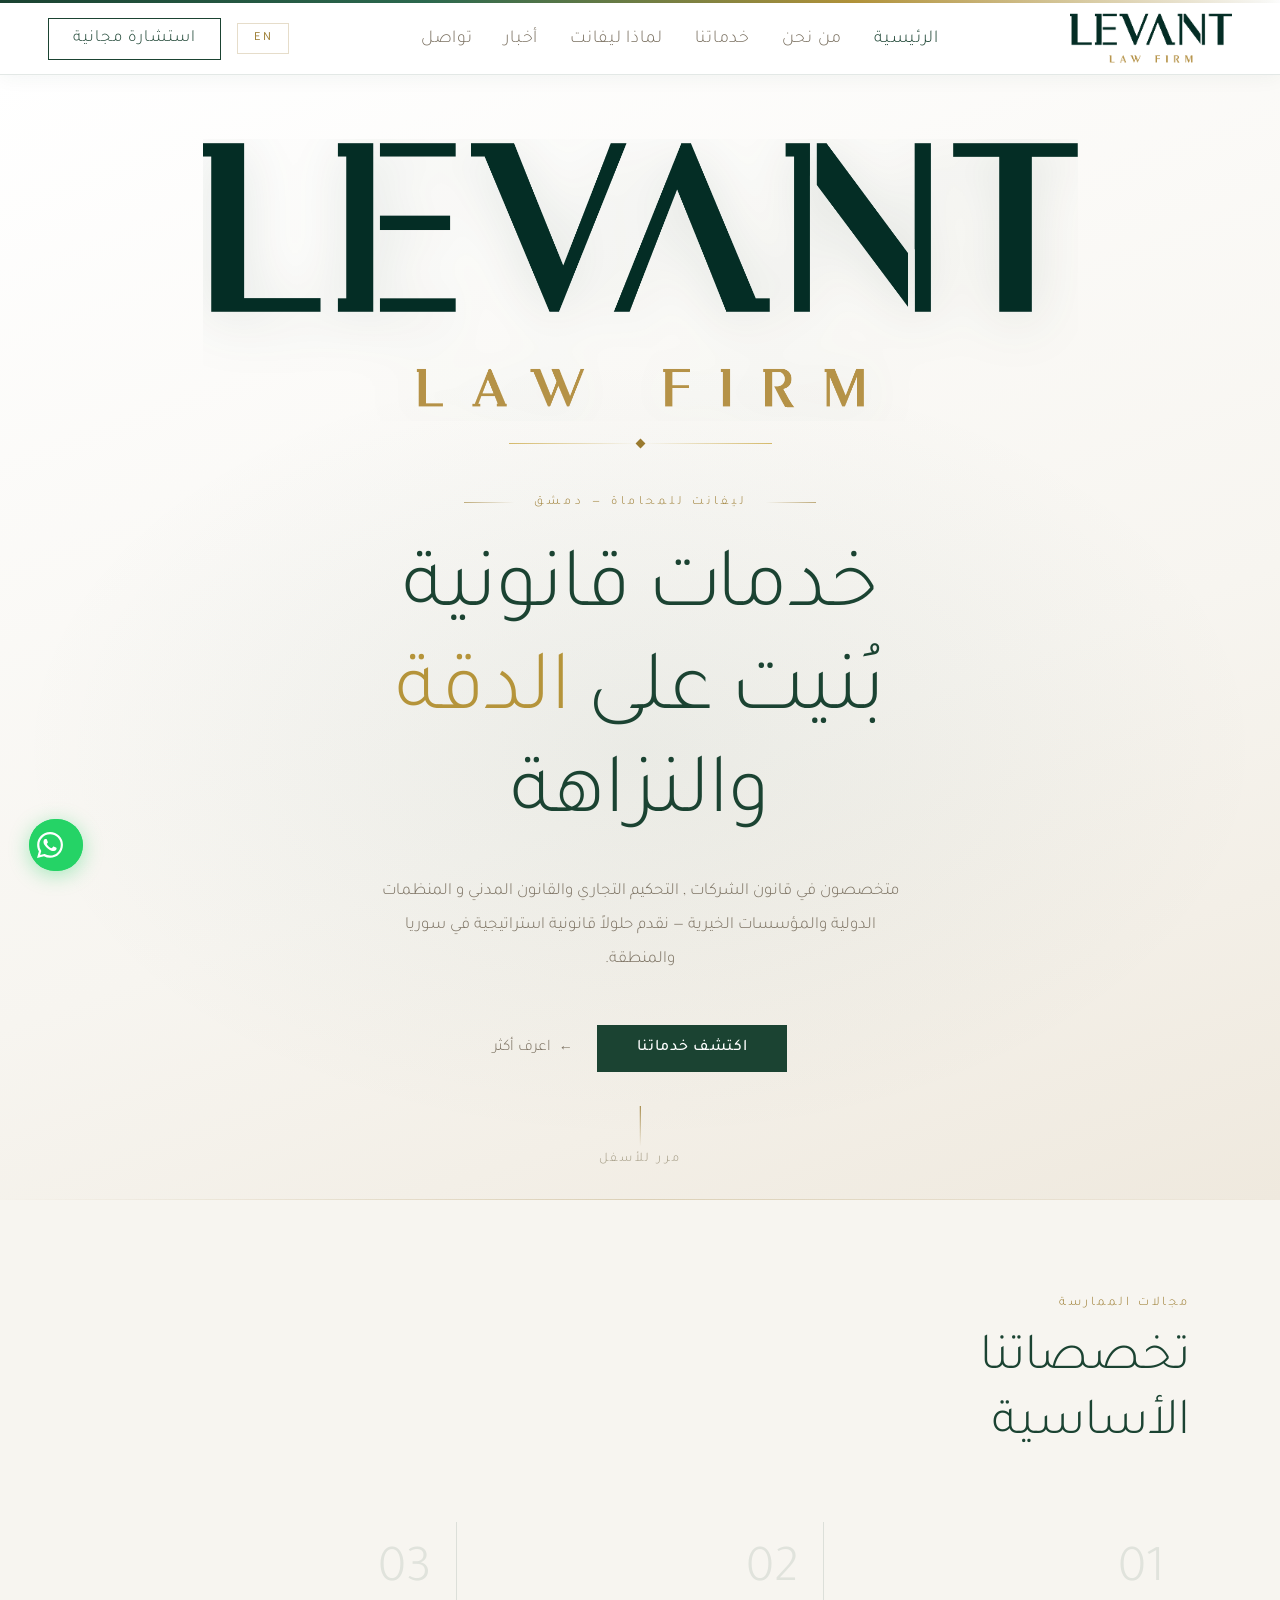
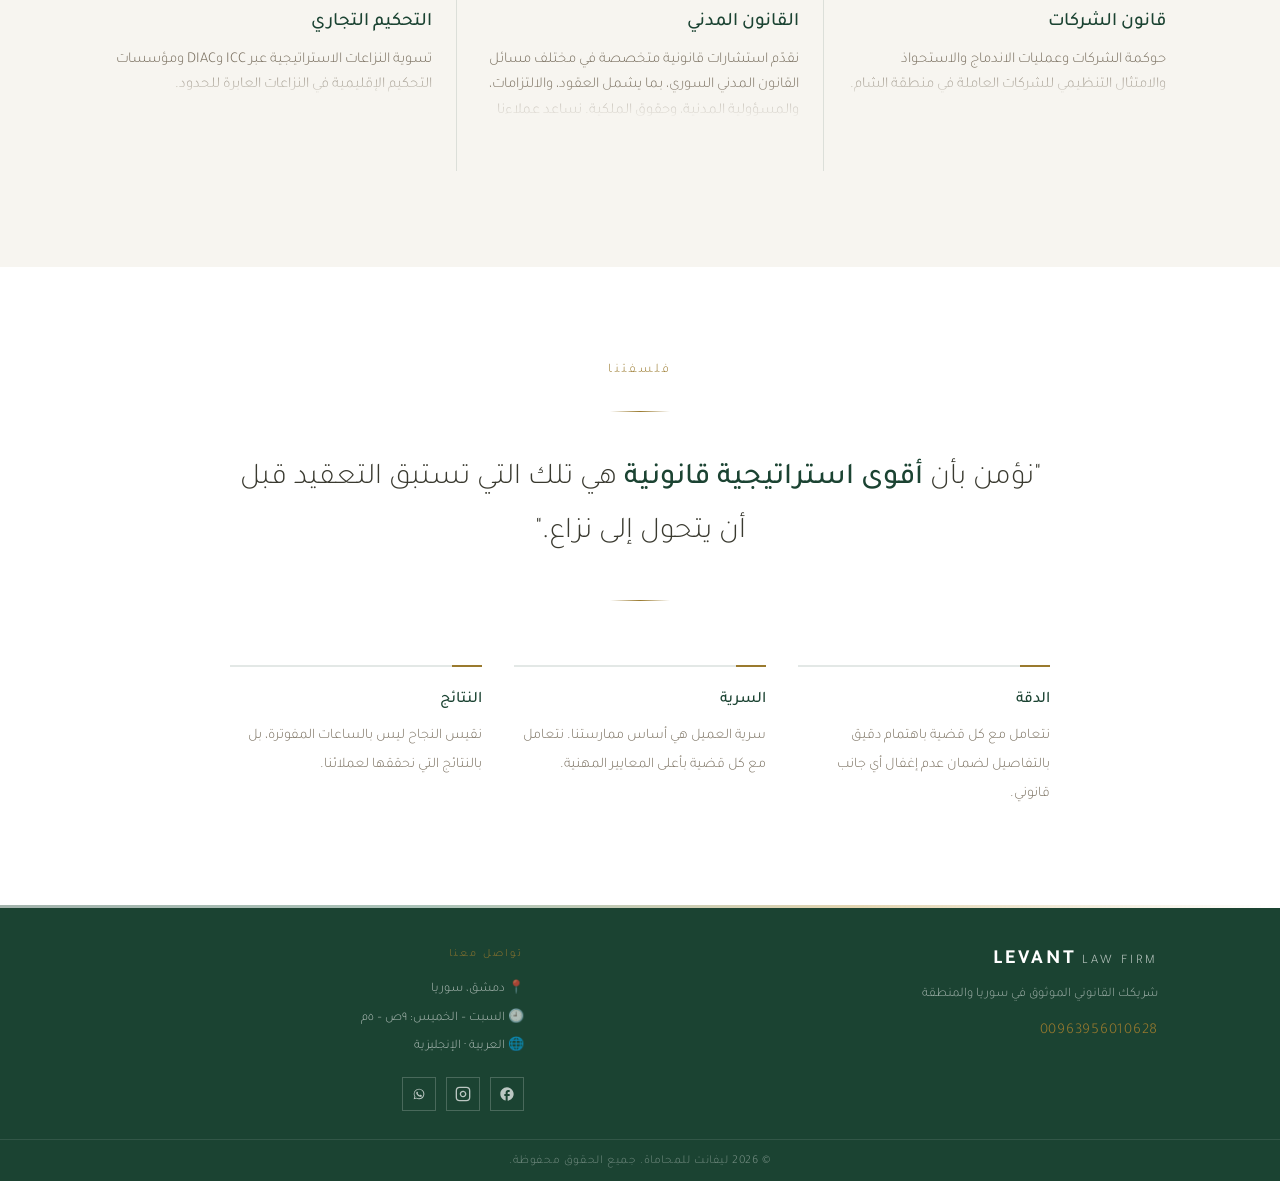
<file: index.html>
<!DOCTYPE html>
<html lang="ar" dir="rtl" data-lang="ar">
<head>
  <!-- Google tag (gtag.js) -->
  <script async src="https://www.googletagmanager.com/gtag/js?id=G-BDRZQ44QG5"></script>
  <script>
    window.dataLayer = window.dataLayer || [];
    function gtag(){dataLayer.push(arguments);}
    gtag('js', new Date());
    gtag('config', 'G-BDRZQ44QG5');
  </script>

  <meta charset="UTF-8">
  <meta name="viewport" content="width=device-width, initial-scale=1.0">
  <title>Levant Law Firm | ليفانت للمحاماة</title>
  <meta name="description" content="Levant Law Firm — Specialists in International Organizations, Commercial Arbitration & Corporate Law in Damascus, Syria.">
  <meta property="og:type" content="website">
  <meta property="og:title" content="Levant Law Firm | ليفانت للمحاماة">
  <meta property="og:description" content="Specialists in International Organizations, Commercial Arbitration & Corporate Law in Damascus, Syria.">
  <meta property="og:image" content="Artboard 1.png">
  <meta property="og:locale" content="ar_SY">
  <meta property="og:locale:alternate" content="en_US">
  <meta name="twitter:card" content="summary_large_image">
  <meta name="twitter:title" content="Levant Law Firm | ليفانت للمحاماة">
  <meta name="twitter:image" content="Artboard 1.png">
  <link rel="icon" type="image/x-icon" href="favicon.ico">
  <link rel="icon" type="image/png" sizes="32x32" href="TAP.png">
  <link rel="apple-touch-icon" sizes="180x180" href="apple-touch-icon.png">
  <link rel="preconnect" href="https://fonts.googleapis.com">
  <link rel="preconnect" href="https://fonts.gstatic.com" crossorigin>
  <link href="https://fonts.googleapis.com/css2?family=Source+Sans+3:ital,wght@0,200..900;1,200..900&family=Tajawal:wght@300;400;500;700&display=swap" rel="stylesheet">
  <link rel="stylesheet" href="style.css">
</head>
<body>

<div class="green-bar"></div>

<!-- ===== NAV ===== -->
<nav id="mainNav">
  <div class="logo">
    <a href="#" data-page="home" style="display:block;line-height:0;">
      <img src="PNG.png" alt="Levant Law Firm">
    </a>
  </div>

  <ul class="nav-links">
    <li><a href="#" class="nav-link active" data-page="home"><span data-ar="الرئيسية" data-en="Home"></span></a></li>
    <li><a href="#" class="nav-link" data-page="about"><span data-ar="من نحن" data-en="About"></span></a></li>
    <li><a href="#" class="nav-link" data-page="services"><span data-ar="خدماتنا" data-en="Services"></span></a></li>
    <li><a href="#" class="nav-link" data-page="team"><span data-ar="لماذا ليفانت" data-en="Why Levant"></span></a></li>
    <li><a href="#" class="nav-link" data-page="news"><span data-ar="أخبار" data-en="News"></span></a></li>
    <li><a href="#" class="nav-link" data-page="contact"><span data-ar="تواصل" data-en="Contact"></span></a></li>
  </ul>

  <div class="nav-right-group">
    <button class="lang-toggle" id="langToggle" onclick="toggleLang()">
      <span class="lang-ar">EN</span>
      <span class="lang-en">ع</span>
    </button>
    <a href="#" class="nav-cta" data-page="contact">
      <span data-ar="استشارة مجانية" data-en="Free Consultation"></span>
    </a>
  </div>

  <div class="nav-toggle" id="navToggle" onclick="toggleMobile()">
    <span></span><span></span><span></span>
  </div>
</nav>

<!-- Mobile Menu -->
<div class="nav-mobile" id="navMobile">
  <button class="nav-mobile-close" onclick="toggleMobile()" aria-label="Close menu">✕</button>
  <a href="#" data-page="home"><span data-ar="الرئيسية" data-en="Home"></span></a>
  <a href="#" data-page="about"><span data-ar="من نحن" data-en="About"></span></a>
  <a href="#" data-page="services"><span data-ar="خدماتنا" data-en="Services"></span></a>
  <a href="#" data-page="team"><span data-ar="لماذا ليفانت" data-en="Why Levant"></span></a>
  <a href="#" data-page="news"><span data-ar="أخبار" data-en="News"></span></a>
  <a href="#" data-page="contact"><span data-ar="تواصل" data-en="Contact"></span></a>
  <a href="#" class="mob-cta" data-page="contact"><span data-ar="استشارة مجانية" data-en="Free Consultation"></span></a>
  <button class="lang-toggle-mob" onclick="toggleLang()">
    <span class="lang-ar">Switch to English</span>
    <span class="lang-en">التبديل للعربية</span>
  </button>
</div>


<!-- ============================================================
     HOME PAGE
     ============================================================ -->
<div id="page-home" class="page active">

  <!-- Hero -->
  <section class="hero">
    <div class="hero-logo-wrap">
      <div class="logo-reveal-mask">
        <img src="PNG.png" alt="Levant Law Firm" class="hero-logo">
      </div>
      <div class="logo-ornament">
        <span class="logo-line-left"></span>
        <span class="logo-diamond"></span>
        <span class="logo-line-right"></span>
      </div>
    </div>
    <div class="hero-eyebrow animate-fade-up" style="animation-delay:0.2s">
      <span data-ar="ليفانت للمحاماة — دمشق" data-en="Levant Law Firm — Damascus"></span>
    </div>
    <h1 class="hero-title animate-fade-up" style="animation-delay:0.35s">
      <span data-ar="خدمات قانونية<br>بُنيت على <em>الدقة</em><br>والنزاهة" data-en="Legal Services<br>Built on <em>Precision</em><br>& Integrity"></span>
    </h1>
    <p class="hero-sub animate-fade-up" style="animation-delay:0.5s">
      <span data-ar="متخصصون في قانون الشركات , التحكيم التجاري والقانون المدني و المنظمات الدولية والمؤسسات الخيرية — نقدم حلولاً قانونية استراتيجية في سوريا والمنطقة." data-en="Specialists in corporate law, commercial arbitration, civil law, international organizations and charities — we provide strategic legal solutions in Syria and the region."></span>
    </p>
    <div class="hero-btns animate-fade-up" style="animation-delay:0.65s">
      <a href="#" class="btn-primary" data-page="services"><span data-ar="اكتشف خدماتنا" data-en="Our Services"></span></a>
      <a href="#" class="btn-ghost" data-page="about"><span data-ar="اعرف أكثر" data-en="Learn More"></span></a>
    </div>
    <div class="hero-scroll">
      <div class="scroll-line"></div>
      <span data-ar="مرر للأسفل" data-en="Scroll Down"></span>
    </div>
  </section>



  <!-- Services Preview -->
  <section class="section services-bg">
    <div class="services-inner">
      <div class="services-header">
        <span class="section-label"><span data-ar="مجالات الممارسة" data-en="Practice Areas"></span></span>
        <h2 class="section-title"><span data-ar="تخصصاتنا<br>الأساسية" data-en="Our Core<br>Specialisations"></span></h2>
      </div>
      <div class="services-grid">
        <div class="service-card stagger-in" style="--i:0">
          <div class="service-num">01</div>
          <div class="service-name"><span data-ar="قانون الشركات" data-en="Corporate Law"></span></div>
          <div class="service-desc"><span data-ar="حوكمة الشركات وعمليات الاندماج والاستحواذ والامتثال التنظيمي للشركات العاملة في منطقة الشام." data-en="Corporate governance, mergers & acquisitions and regulatory compliance for businesses operating in the Levant region."></span></div>
          <button class="service-link" data-page="services"><span data-ar="اعرف أكثر ←" data-en="Learn More →"></span></button>
        </div>
        <div class="service-card stagger-in" style="--i:1">
          <div class="service-num">02</div>
          <div class="service-name"><span data-ar="القانون المدني" data-en="Civil Law"></span></div>
          <div class="service-desc"><span data-ar="نقدّم استشارات قانونية متخصصة في مختلف مسائل القانون المدني السوري، بما يشمل العقود، والالتزامات، والمسؤولية المدنية، وحقوق الملكية. نساعد عملاءنا على حماية حقوقهم وتسوية النزاعات القانونية بكفاءة، مع تقديم حلول قانونية دقيقة تتوافق مع التشريعات السورية النافذة." data-en="We provide specialized legal services in all areas of Syrian Civil Law, including contracts, obligations, civil liability, and property rights. Our team assists clients in protecting their legal interests, resolving disputes efficiently, and delivering practical legal solutions in accordance with applicable Syrian legislation."></span></div>
          <button class="service-link" data-page="services"><span data-ar="اعرف أكثر ←" data-en="Learn More →"></span></button>
        </div>
        <div class="service-card stagger-in" style="--i:2">
          <div class="service-num">03</div>
          <div class="service-name"><span data-ar="التحكيم التجاري" data-en="Commercial Arbitration"></span></div>
          <div class="service-desc"><span data-ar="تسوية النزاعات الاستراتيجية عبر ICC وDIAC ومؤسسات التحكيم الإقليمية في النزاعات العابرة للحدود." data-en="Strategic dispute resolution through ICC, DIAC and regional arbitration institutions for cross-border disputes."></span></div>
          <button class="service-link" data-page="services"><span data-ar="اعرف أكثر ←" data-en="Learn More →"></span></button>
        </div>
      </div>
    </div>
  </section>

  <!-- Philosophy -->
  <section class="section">
    <div class="approach-inner">
      <span class="section-label"><span data-ar="فلسفتنا" data-en="Our Philosophy"></span></span>
      <div class="divider"></div>
      <p class="approach-quote animate-reveal">
        <span data-ar='"نؤمن بأن <strong>أقوى استراتيجية قانونية</strong> هي تلك التي تستبق التعقيد قبل أن يتحول إلى نزاع."' data-en='"We believe the <strong>strongest legal strategy</strong> is one that anticipates complexity before it becomes a dispute."'></span>
      </p>
      <div class="divider"></div>
      <div class="pillars">
        <div class="pillar stagger-in" style="--i:0">
          <div class="pillar-title"><span data-ar="الدقة" data-en="Precision"></span></div>
          <div class="pillar-text"><span data-ar="نتعامل مع كل قضية باهتمام دقيق بالتفاصيل لضمان عدم إغفال أي جانب قانوني." data-en="We approach every case with meticulous attention to detail, ensuring no legal dimension is overlooked."></span></div>
        </div>
        <div class="pillar stagger-in" style="--i:1">
          <div class="pillar-title"><span data-ar="السرية" data-en="Confidentiality"></span></div>
          <div class="pillar-text"><span data-ar="سرية العميل هي أساس ممارستنا. نتعامل مع كل قضية بأعلى المعايير المهنية." data-en="Client confidentiality is the foundation of our practice. We handle every matter to the highest professional standards."></span></div>
        </div>
        <div class="pillar stagger-in" style="--i:2">
          <div class="pillar-title"><span data-ar="النتائج" data-en="Results"></span></div>
          <div class="pillar-text"><span data-ar="نقيس النجاح ليس بالساعات المفوترة، بل بالنتائج التي نحققها لعملائنا." data-en="We measure success not by hours billed, but by the outcomes we secure for our clients."></span></div>
        </div>
      </div>
    </div>
  </section>

</div><!-- /page-home -->


<!-- ============================================================
     ABOUT PAGE
     ============================================================ -->
<div id="page-about" class="page">

  <section class="section">
    <div class="about">
      <div>
        <span class="section-label"><span data-ar="من نحن" data-en="About Us"></span></span>
        <h2 class="section-title"><span data-ar="إرث من التميز القانوني في دمشق" data-en="A Legacy of Legal Excellence in Damascus"></span></h2>
        <div class="about-text">
          <p><span data-ar="تقف ليفانت للمحاماة عند تقاطع الخبرة الإقليمية العميقة والمعايير القانونية الدولية. نخدم عملاءنا في البيئات التجارية المعقدة بدقة واحترافية ونزاهة مهنية لا تتزعزع." data-en="Levant Law Firm stands at the intersection of deep regional expertise and international legal standards. We serve clients navigating complex commercial environments with precision, professionalism and unwavering integrity."></span></p>
          <p><span data-ar="يضم فريقنا عقوداً من الخبرة المشتركة في تقديم المشورة للشركات والمنظمات متعددة الأطراف والعملاء المؤسسيين في مجالات التحكيم وحوكمة الشركات." data-en="Our team combines decades of shared experience advising corporations, multilateral organisations and institutional clients across arbitration and corporate governance."></span></p>
          <p><span data-ar="نؤمن بأن الممارسة القانونية الحقيقية تتجاوز النصوص — إنها فهم عميق للسياق الإنساني والتجاري لكل قضية." data-en="We believe true legal practice goes beyond texts — it is a deep understanding of the human and commercial context of every case."></span></p>
        </div>
      </div>
      <div class="about-visual">
        <img src="Artboard 1.png" alt="Levant Law Firm" class="about-visual-img">
      </div>
    </div>
  </section>

  <section class="section services-bg">
    <div style="max-width:800px;margin:0 auto;text-align:center">
      <span class="section-label"><span data-ar="قيمنا" data-en="Our Values"></span></span>
      <h2 class="section-title"><span data-ar="مبادئ تُشكّل كل قرار" data-en="Principles That Shape Every Decision"></span></h2>
      <p style="font-size:16px;color:var(--muted);line-height:2;margin-top:1.5rem">
        <span data-ar="نحن لسنا مجرد مستشارين قانونيين — نحن شركاء استراتيجيون يضعون مصالح عملائنا في صميم كل عمل نقوم به. نؤمن بأن القانون أداة للتمكين، وأن المعرفة القانونية حق للجميع." data-en="We are not merely legal advisors — we are strategic partners who place our clients' interests at the heart of everything we do. We believe law is a tool for empowerment, and that legal knowledge is a right for all."></span>
      </p>
    </div>
  </section>

</div><!-- /page-about -->


<!-- ============================================================
     SERVICES PAGE
     ============================================================ -->
<div id="page-services" class="page">

  <section class="section">
    <div class="services-inner">
      <div class="services-header" style="text-align:center">
        <span class="section-label"><span data-ar="خدماتنا" data-en="Our Services"></span></span>
        <h2 class="section-title"><span data-ar="مجالات الممارسة القانونية" data-en="Legal Practice Areas"></span></h2>
      </div>
      <div class="services-grid services-grid-full">
        <div class="service-card stagger-in" style="--i:0">
          <div class="service-num">01</div>
          <div class="service-name"><span data-ar="قانون الشركات" data-en="Corporate Law"></span></div>
          <div class="service-desc"><span data-ar="حوكمة الشركات وعمليات الاندماج والاستحواذ والامتثال التنظيمي للشركات العاملة في منطقة الشام." data-en="Corporate governance, mergers & acquisitions and regulatory compliance for businesses operating in the Levant region."></span></div>
          <button class="service-link read-more-btn" onclick="toggleReadMore(this)"><span data-ar="اقرأ المزيد ↓" data-en="Read More ↓"></span></button>
        </div>
        <div class="service-card stagger-in" style="--i:1">
          <div class="service-num">02</div>
          <div class="service-name"><span data-ar="القانون المدني" data-en="Civil Law"></span></div>
          <div class="service-desc"><span data-ar="نقدّم استشارات قانونية متخصصة في مختلف مسائل القانون المدني السوري، بما يشمل العقود، والالتزامات، والمسؤولية المدنية، وحقوق الملكية. نساعد عملاءنا على حماية حقوقهم وتسوية النزاعات القانونية بكفاءة، مع تقديم حلول قانونية دقيقة تتوافق مع التشريعات السورية النافذة." data-en="We provide specialized legal services in all areas of Syrian Civil Law, including contracts, obligations, civil liability, and property rights. Our team assists clients in protecting their legal interests, resolving disputes efficiently, and delivering practical legal solutions in accordance with applicable Syrian legislation."></span></div>
          <button class="service-link read-more-btn" onclick="toggleReadMore(this)"><span data-ar="اقرأ المزيد ↓" data-en="Read More ↓"></span></button>
        </div>
        <div class="service-card stagger-in" style="--i:2">
          <div class="service-num">03</div>
          <div class="service-name"><span data-ar="التحكيم التجاري" data-en="Commercial Arbitration"></span></div>
          <div class="service-desc"><span data-ar="تسوية النزاعات الاستراتيجية عبر ICC وDIAC ومؤسسات التحكيم الإقليمية في النزاعات العابرة للحدود." data-en="Strategic dispute resolution through ICC, DIAC and regional arbitration institutions for cross-border disputes."></span></div>
          <button class="service-link read-more-btn" onclick="toggleReadMore(this)"><span data-ar="اقرأ المزيد ↓" data-en="Read More ↓"></span></button>
        </div>
        <div class="service-card stagger-in" style="--i:3">
          <div class="service-num">04</div>
          <div class="service-name"><span data-ar="القانون الجمركي" data-en="Customs Law"></span></div>
          <div class="service-desc"><span data-ar="نقدّم خدمات قانونية متخصصة في مجال القانون الجمركي السوري، تشمل قضايا الاستيراد والتصدير، والامتثال للأنظمة الجمركية، وتسوية المنازعات الجمركية، ومتابعة الإجراءات الإدارية ذات الصلة. نساعد عملاءنا على حماية مصالحهم التجارية وضمان الالتزام بالتشريعات والأنظمة الجمركية النافذة في الجمهورية العربية السورية.." data-en="We provide legal assistance in matters related to Syrian Customs Law, including import and export regulations, customs compliance, customs disputes, and administrative procedures. Our team helps clients navigate customs requirements, protect their commercial interests, and ensure compliance with applicable customs legislation and regulations in Syria."></span></div>
          <button class="service-link read-more-btn" onclick="toggleReadMore(this)"><span data-ar="اقرأ المزيد ↓" data-en="Read More ↓"></span></button>
        </div>
        <div class="service-card stagger-in" style="--i:4">
          <div class="service-num">05</div>
          <div class="service-name"><span data-ar="قانون الأحوال الشخصية" data-en="Personal Status Law"></span></div>
          <div class="service-desc"><span data-ar="نقدّم خدمات قانونية متخصصة في قضايا الأحوال الشخصية وفق التشريعات السورية، بما يشمل الزواج والطلاق والنفقة والحضانة والوصاية والميراث. نحرص على تقديم استشارات قانونية دقيقة وتمثيل فعّال يضمن حماية حقوق عملائنا وتحقيق أفضل النتائج القانونية الممكنة.." data-en="We provide specialized legal services in matters related to Syrian Personal Status Law, including marriage, divorce, alimony, child custody, guardianship, and inheritance. Our team is committed to delivering accurate legal advice and effective representation to protect our clients' rights and achieve the best possible legal outcomes."></span></div>
          <button class="service-link read-more-btn" onclick="toggleReadMore(this)"><span data-ar="اقرأ المزيد ↓" data-en="Read More ↓"></span></button>
        </div>
        <div class="service-card stagger-in" style="--i:5">
          <div class="service-num">06</div>
          <div class="service-name"><span data-ar="القانون الإداري" data-en="Administrative Law"></span></div>
          <div class="service-desc"><span data-ar="نقدّم خدمات قانونية متخصصة في مجال القانون الإداري، تشمل المنازعات الإدارية، والطعن في القرارات الإدارية، والعقود الإدارية، وقضايا الموظفين في القطاع العام. نساعد عملاءنا على حماية حقوقهم أمام الجهات الإدارية والقضائية من خلال استشارات قانونية دقيقة وتمثيل قانوني فعّال." data-en="We provide specialized legal services in Administrative Law, including administrative disputes, challenges to administrative decisions, public contracts, and public sector employment matters. Our team assists clients in protecting their rights before administrative authorities and courts through strategic legal advice and effective representation."></span></div>
          <button class="service-link read-more-btn" onclick="toggleReadMore(this)"><span data-ar="اقرأ المزيد ↓" data-en="Read More ↓"></span></button>
        </div>
           <div class="service-card stagger-in" style="--i:6">
          <div class="service-num">07</div>
          <div class="service-name"><span data-ar="المنظمات الدولية" data-en="International Organizations"></span></div>
          <div class="service-desc"><span data-ar="خدمات استشارية وتمثيلية للهيئات متعددة الأطراف والمنظمات غير الحكومية و المؤسسات الخيرية غير الربحية." data-en="Advisory and legal representation services for multilateral organizations, non-governmental organizations (NGOs), and non-profit charitable institutions."></span></div>
          <button class="service-link read-more-btn" onclick="toggleReadMore(this)"><span data-ar="اقرأ المزيد ↓" data-en="Read More ↓"></span></button>
        </div>
           <div class="service-card stagger-in" style="--i:7">
          <div class="service-num">08</div>
          <div class="service-name"><span data-ar="العقارات والاستثمار" data-en="Real Estate and Investment"></span></div>
          <div class="service-desc"><span data-ar="الاستشارات القانونية في صفقات العقارات والاستثمارات العقارية وتوثيق العقود وتسوية النزاعات المتعلقة بالملكية" data-en="Legal advisory services for real estate transactions and property investments, including contract drafting and authentication, as well as the resolution of ownership-related disputes."></span></div>
          <button class="service-link read-more-btn" onclick="toggleReadMore(this)"><span data-ar="اقرأ المزيد ↓" data-en="Read More ↓"></span></button>
        </div>
           <div class="service-card stagger-in" style="--i:8">
          <div class="service-num">09</div>
          <div class="service-name"><span data-ar="الاستشارات القانونية الدولية" data-en="International Legal Consulting"></span></div>
          <div class="service-desc"><span data-ar="تقديم الرأي القانوني للشركات والأفراد في القضايا العابرة للحدود، وتفسير المعاهدات والاتفاقيات الدولية ذات الصلة بنشاطهم." data-en="Providing legal opinions and advisory services to companies and individuals in cross-border matters, including the interpretation of international treaties and agreements relevant to their activities."></span></div>
          <button class="service-link read-more-btn" onclick="toggleReadMore(this)"><span data-ar="اقرأ المزيد ↓" data-en="Read More ↓"></span></button>
        </div>
        
      </div>
    </div>
  </section>

</div><!-- /page-services -->


<!-- ============================================================
     Why Levant
     ============================================================ -->
<div id="page-team" class="page">

  <!-- Hero banner -->
  <section class="why-hero">
    <div class="why-hero-inner">
      <span class="section-label"><span data-ar="لماذا نحن" data-en="Why Us"></span></span>
      <h2 class="section-title"><span data-ar="لماذا تختار ليفانت؟" data-en="Why Choose Levant?"></span></h2>
      <p class="why-hero-sub"><span data-ar="في عالم قانوني معقد، نحن نقدّم أكثر من مجرد استشارة — نقدّم شراكة حقيقية مبنية على الثقة والكفاءة والنتائج." data-en="In a complex legal world, we offer more than advice — we offer a true partnership built on trust, competence, and results."></span></p>
    </div>
  </section>

  <!-- المميزات الست -->
  <section class="section why-grid-section">
    <div class="why-grid">

      <div class="why-card stagger-in" style="--i:0">
        <div class="why-icon">⚖</div>
        <div class="why-title"><span data-ar="خبرة قانونية متخصصة" data-en="Specialised Legal Expertise"></span></div>
        <div class="why-desc"><span data-ar="فريقنا متخصص في مجالات دقيقة كالتحكيم الدولي وقانون الشركات والقانون المدني السوري — لا نتعامل مع القانون بشكل عام، بل نتقن ما نقدّمه." data-en="Our team specialises in precise fields — international arbitration, corporate law, and Syrian civil law. We don't generalise; we master what we offer."></span></div>
      </div>

      <div class="why-card stagger-in" style="--i:1">
        <div class="why-icon">🤝</div>
        <div class="why-title"><span data-ar="علاقة مبنية على الثقة" data-en="A Relationship Built on Trust"></span></div>
        <div class="why-desc"><span data-ar="نؤمن بأن العلاقة مع العميل لا تبدأ بعقد وتنتهي بحكم — بل هي شراكة مستمرة تقوم على الشفافية والوضوح في كل خطوة." data-en="We believe client relationships don't begin with a contract and end with a verdict — they are ongoing partnerships built on transparency and clarity at every step."></span></div>
      </div>

      <div class="why-card stagger-in" style="--i:2">
        <div class="why-icon">🌍</div>
        <div class="why-title"><span data-ar="رؤية محلية وبُعد دولي" data-en="Local Insight, International Reach"></span></div>
        <div class="why-desc"><span data-ar="نجمع بين المعرفة العميقة بالتشريعات السورية والخبرة في التعامل مع منظمات ومؤسسات دولية — مما يمنحنا قدرة فريدة على تقديم حلول تجمع البُعدين." data-en="We combine deep knowledge of Syrian law with experience dealing with international organisations, giving us a unique ability to bridge both worlds."></span></div>
      </div>

      <div class="why-card stagger-in" style="--i:3">
        <div class="why-icon">🔒</div>
        <div class="why-title"><span data-ar="سرية تامة وأمان مطلق" data-en="Complete Confidentiality"></span></div>
        <div class="why-desc"><span data-ar="كل ما يُشارك معنا يبقى في دائرة السرية الكاملة. نلتزم بأعلى معايير حماية المعلومات ونُدرك أن ثقة العميل لا تُقدّر بثمن." data-en="Everything shared with us remains strictly confidential. We uphold the highest standards of information protection — client trust is priceless."></span></div>
      </div>

      <div class="why-card stagger-in" style="--i:4">
        <div class="why-icon">📋</div>
        <div class="why-title"><span data-ar="وضوح في الأتعاب والإجراءات" data-en="Fee & Process Transparency"></span></div>
        <div class="why-desc"><span data-ar="لا مفاجآت في الأتعاب ولا غموض في الإجراءات. نشرح لعملائنا كل خطوة مسبقاً ونلتزم بما نتفق عليه من البداية." data-en="No hidden fees, no procedural ambiguity. We explain every step to our clients in advance and honour what we agree on from the start."></span></div>
      </div>

      <div class="why-card stagger-in" style="--i:5">
        <div class="why-icon">🏆</div>
        <div class="why-title"><span data-ar="نتائج موثوقة وملموسة" data-en="Proven, Tangible Results"></span></div>
        <div class="why-desc"><span data-ar="سجلنا يتحدث عنّا — قضايا تحكيم دولية ناجحة، عقود محكمة، ونزاعات تجارية حُسمت لصالح عملائنا بكفاءة واحترافية." data-en="Our track record speaks for itself — successful international arbitrations, airtight contracts, and commercial disputes resolved in our clients' favour."></span></div>
      </div>

    </div>
  </section>

  <!-- شريط القيم -->
  <section class="why-values-strip">
    <div class="why-values-inner">
      <div class="why-value"><span class="why-value-word" data-ar="الدقة" data-en="Precision"></span></div>
      <div class="why-value-dot">◆</div>
      <div class="why-value"><span class="why-value-word" data-ar="النزاهة" data-en="Integrity"></span></div>
      <div class="why-value-dot">◆</div>
      <div class="why-value"><span class="why-value-word" data-ar="الكفاءة" data-en="Excellence"></span></div>
      <div class="why-value-dot">◆</div>
      <div class="why-value"><span class="why-value-word" data-ar="السرية" data-en="Discretion"></span></div>
      <div class="why-value-dot">◆</div>
      <div class="why-value"><span class="why-value-word" data-ar="النتائج" data-en="Results"></span></div>
    </div>
  </section>

  <!-- CTA -->
  <section class="section why-cta-section">
    <div class="why-cta-box">
      <h3 class="why-cta-title"><span data-ar="مستعد للبدء؟" data-en="Ready to Begin?"></span></h3>
      <p class="why-cta-sub"><span data-ar="تواصل معنا اليوم لاستشارة وابدأ بخطوة واثقة نحو حل قانوني فعّال." data-en="Contact us today for a free initial consultation and take a confident first step toward an effective legal solution."></span></p>
      <a href="#" class="btn-primary" data-page="contact"><span data-ar="احجز استشارتك الآن" data-en="Book Your Consultation"></span></a>
    </div>
  </section>

</div><!-- /page-team -->


<!-- ============================================================
     NEWS PAGE
     ============================================================ -->
<div id="page-news" class="page">

  <section class="section">
    <div style="text-align:center;margin-bottom:3rem">
      <span class="section-label"><span data-ar="أخبار ومستجدات" data-en="News & Updates"></span></span>
      <h2 class="section-title"><span data-ar="آخر المستجدات القانونية" data-en="Latest Legal Developments"></span></h2>
    </div>
    <div class="news-grid">
      <div class="news-card stagger-in" style="--i:0">
        <div class="news-date">May 2026</div>
        <div class="news-title"><span data-ar="ليفانت تُمثّل عميلاً مؤسسياً في تحكيم تجاري دولي بقيمة 10 ملايين دولار" data-en="Levant Represents Institutional Client in $10M International Commercial Arbitration"></span></div>
        <div class="news-excerpt"><span data-ar="نجح فريق ليفانت للمحاماة في تسوية نزاع تحكيمي تجاري دولي بنتائج استثنائية لصالح العميل، مؤكداً مكانته الرائدة في هذا المجال." data-en="The Levant team successfully resolved an international commercial arbitration dispute with exceptional results for the client, reaffirming its leading position in this field."></span></div>
        <div class="news-read"><span data-ar="اقرأ المزيد ←" data-en="Read More →"></span></div>
      </div>
      <div class="news-card stagger-in" style="--i:1">
        <div class="news-date">April 2026</div>
        <div class="news-title"><span data-ar="الشريك الأول يشارك في مؤتمر القانون التجاري الدولي بجنيف" data-en="Senior Partner Presents at International Commercial Law Conference in Geneva"></span></div>
        <div class="news-excerpt"><span data-ar="مشاركة فعّالة لمؤسس المكتب في مؤتمر متخصص بالتحكيم الدولي، وتقديم ورقة بحثية حول تسوية النزاعات في منطقة الشرق الأوسط." data-en="The firm's founder participated actively in a specialist international arbitration conference, presenting a research paper on dispute resolution in the Middle East."></span></div>
        <div class="news-read"><span data-ar="اقرأ المزيد ←" data-en="Read More →"></span></div>
      </div>
      <div class="news-card stagger-in" style="--i:2">
        <div class="news-date">March 2026</div>
        <div class="news-title"><span data-ar="إطلاق خدمة الاستشارات الرقمية لتيسير وصول العملاء" data-en="Launch of Digital Consultation Service to Improve Client Access"></span></div>
        <div class="news-excerpt"><span data-ar="أطلق مكتب ليفانت للمحاماة منصة إلكترونية متطورة تُتيح للعملاء حجز استشارات قانونية عبر الإنترنت بسهولة ويسر." data-en="Levant Law Firm has launched a sophisticated online platform allowing clients to book legal consultations via the internet with ease and convenience."></span></div>
        <div class="news-read"><span data-ar="اقرأ المزيد ←" data-en="Read More →"></span></div>
      </div>
      <div class="news-card stagger-in" style="--i:3">
        <div class="news-date">February 2026</div>
        <div class="news-title"><span data-ar="ليفانت تُضيف تخصص قانون العقارات إلى محفظة خدماتها" data-en="Levant Adds Real Estate Law Practice to Its Service Portfolio"></span></div>
        <div class="news-excerpt"><span data-ar="توسع جديد في خدمات المكتب بإضافة قسم متخصص في القانون العقاري والاستثماري استجابةً لاحتياجات عملائه المتزايدة." data-en="A new expansion of the firm's services with the addition of a specialist real estate and investment law division in response to growing client demand."></span></div>
        <div class="news-read"><span data-ar="اقرأ المزيد ←" data-en="Read More →"></span></div>
      </div>
    </div>
  </section>

</div><!-- /page-news -->


<!-- ============================================================
     CONTACT PAGE
     ============================================================ -->
<div id="page-contact" class="page">

  <section class="section contact-bg">
    <div class="contact-inner">
      <div>
        <span class="section-label"><span data-ar="تواصل معنا" data-en="Get in Touch"></span></span>
        <h2 class="section-title"><span data-ar="اطلب<br>استشارة" data-en="Request a<br>Consultation"></span></h2>
        <div class="contact-form">
          <div class="form-field">
            <label class="form-label" for="fieldName"><span data-ar="الاسم الكامل *" data-en="Full Name *"></span></label>
            <input class="form-input" id="fieldName" type="text" data-placeholder-ar="اسمك الكامل" data-placeholder-en="Your full name" placeholder="اسمك الكامل">
          </div>
          <div class="form-field">
            <label class="form-label" for="fieldEmail"><span data-ar="البريد الإلكتروني *" data-en="Email Address *"></span></label>
            <input class="form-input" id="fieldEmail" type="email" placeholder="your@email.com">
          </div>
          <div class="form-field">
            <label class="form-label" for="fieldPhone"><span data-ar="رقم الهاتف" data-en="Phone Number"></span></label>
            <input class="form-input" id="fieldPhone" type="tel" placeholder="+963 ...">
          </div>
          <div class="form-field">
            <label class="form-label" for="fieldService"><span data-ar="مجال الاستشارة" data-en="Practice Area"></span></label>
            <select class="form-select" id="fieldService">
              <option value=""><span data-ar="اختر مجال الاستشارة" data-en="Select a practice area"></span></option>
              <option data-ar="المنظمات الدولية" data-en="International Organizations">المنظمات الدولية</option>
              <option data-ar="التحكيم التجاري" data-en="Commercial Arbitration">التحكيم التجاري</option>
              <option data-ar="قانون الشركات" data-en="Corporate Law">قانون الشركات</option>
              <option data-ar="قانون العمل" data-en="Employment Law">قانون العمل</option>
              <option data-ar="العقارات والاستثمار" data-en="Real Estate & Investment">العقارات والاستثمار</option>
              <option data-ar="الاستشارات القانونية الدولية" data-en="International Legal Consulting">الاستشارات القانونية الدولية</option>
              <option data-ar="أخرى" data-en="Other">أخرى</option>
            </select>
          </div>
          <div class="form-field">
            <label class="form-label" for="fieldMessage"><span data-ar="وصف مختصر *" data-en="Brief Description *"></span></label>
            <textarea class="form-textarea" id="fieldMessage" data-placeholder-ar="اشرح موضوع قضيتك القانونية..." data-placeholder-en="Describe your legal matter..." placeholder="اشرح موضوع قضيتك القانونية..."></textarea>
          </div>
          <button class="btn-primary" id="submitBtn" style="align-self:flex-end;margin-top:0.5rem">
            <span data-ar="إرسال الاستفسار" data-en="Send Enquiry"></span>
          </button>
        </div>
      </div>

      <div class="contact-info">
        <div class="info-block">
          <div class="info-label"><span data-ar="موقع المكتب" data-en="Office Location"></span></div>
          <div class="info-value">
            <strong>Levant Law Firm</strong>
            <span data-ar="دمشق، سوريا" data-en="Damascus, Syria"></span>
          </div>
        </div>
        <div class="info-block">
          <div class="info-label"><span data-ar="للتواصل" data-en="Contact"></span></div>
          <div class="info-value">
            <strong>info@levantlawfirm.com</strong>
            00963956010628
          </div>
        </div>
        <div class="info-block">
          <div class="info-label"><span data-ar="ساعات العمل" data-en="Office Hours"></span></div>
          <div class="info-value">
            <span data-ar="الأحد – الخميس" data-en="Sunday – Thursday"></span><br>
            <strong>9:00 AM – 6:00 PM</strong>
          </div>
        </div>
        <div class="info-block">
          <div class="info-label"><span data-ar="لغات العمل" data-en="Working Languages"></span></div>
          <div class="info-value"><span data-ar="العربية · الإنجليزية" data-en="Arabic · English"></span></div>
        </div>
        <div class="info-block">
          <div class="info-label"><span data-ar="تابعنا على" data-en="Follow Us"></span></div>
          <div class="social-links">

            <!-- ✏️ FACEBOOK: ضع رابط صفحتك هنا -->
            <a href="https://www.facebook.com/share/1JF1FMvL7A/?mibextid=wwXIfr" class="social-btn social-fb" aria-label="Facebook" target="_blank" rel="noopener">
              <svg viewBox="0 0 24 24" fill="currentColor"><path d="M18 2h-3a5 5 0 0 0-5 5v3H7v4h3v8h4v-8h3l1-4h-4V7a1 1 0 0 1 1-1h3z"/></svg>
              <span>Facebook</span>
            </a>

            <!-- ✏️ INSTAGRAM: ضع رابط حسابك هنا -->
            <a href="https://www.instagram.com/levantlawfirm?igsh=cGI0bWMyNGQ0ZnE3" class="social-btn social-ig" aria-label="Instagram" target="_blank" rel="noopener">
              <svg viewBox="0 0 24 24" fill="none" stroke="currentColor" stroke-width="2" stroke-linecap="round" stroke-linejoin="round"><rect x="2" y="2" width="20" height="20" rx="5" ry="5"/><path d="M16 11.37A4 4 0 1 1 12.63 8 4 4 0 0 1 16 11.37z"/><line x1="17.5" y1="6.5" x2="17.51" y2="6.5"/></svg>
              <span>Instagram</span>
            </a>

            <!-- ✏️ WHATSAPP: ضع رقمك هنا (مع رمز الدولة بدون +) -->
            <a href="https://wa.me/+963956010628" class="social-btn social-wa" aria-label="WhatsApp" target="_blank" rel="noopener">
              <svg viewBox="0 0 24 24" fill="currentColor"><path d="M17.472 14.382c-.297-.149-1.758-.867-2.03-.967-.273-.099-.471-.148-.67.15-.197.297-.767.966-.94 1.164-.173.199-.347.223-.644.075-.297-.15-1.255-.463-2.39-1.475-.883-.788-1.48-1.761-1.653-2.059-.173-.297-.018-.458.13-.606.134-.133.298-.347.446-.52.149-.174.198-.298.298-.497.099-.198.05-.371-.025-.52-.075-.149-.669-1.612-.916-2.207-.242-.579-.487-.5-.669-.51-.173-.008-.371-.01-.57-.01-.198 0-.52.074-.792.372-.272.297-1.04 1.016-1.04 2.479 0 1.462 1.065 2.875 1.213 3.074.149.198 2.096 3.2 5.077 4.487.709.306 1.262.489 1.694.625.712.227 1.36.195 1.871.118.571-.085 1.758-.719 2.006-1.413.248-.694.248-1.289.173-1.413-.074-.124-.272-.198-.57-.347m-5.421 7.403h-.004a9.87 9.87 0 0 1-5.031-1.378l-.361-.214-3.741.982.998-3.648-.235-.374a9.86 9.86 0 0 1-1.51-5.26c.001-5.45 4.436-9.884 9.888-9.884 2.64 0 5.122 1.03 6.988 2.898a9.825 9.825 0 0 1 2.893 6.994c-.003 5.45-4.437 9.884-9.885 9.884m8.413-18.297A11.815 11.815 0 0 0 12.05 0C5.495 0 .16 5.335.157 11.892c0 2.096.547 4.142 1.588 5.945L.057 24l6.305-1.654a11.882 11.882 0 0 0 5.683 1.448h.005c6.554 0 11.89-5.335 11.893-11.893a11.821 11.821 0 0 0-3.48-8.413z"/></svg>
              <span>WhatsApp</span>
            </a>

          </div>
        </div>
      </div>
    </div>
  </section>

</div><!-- /page-contact -->


<!-- ===== FOOTER ===== -->
<div class="green-bar" style="opacity:0.4"></div>
<footer>
  <div class="footer-inner">

    <div class="footer-col">
      <div class="footer-logo-text">LEVANT<span class="footer-logo-sub"> LAW FIRM</span></div>
      <div class="footer-tagline"><span data-ar="شريكك القانوني الموثوق في سوريا والمنطقة" data-en="Your trusted legal partner in Syria and the region"></span></div>
      <a href="tel:+963956010628" class="footer-phone">00963956010628</a>
    </div>

    <div class="footer-col">
      <div class="footer-col-title"><span data-ar="تواصل معنا" data-en="Get In Touch"></span></div>
      <div class="footer-contact-info">
        <div><span data-ar="📍 دمشق، سوريا" data-en="📍 Damascus, Syria"></span></div>
        <div><span data-ar="🕘 السبت – الخميس: ٩ص – ٥م" data-en="🕘 Sat – Thu: 9AM – 5PM"></span></div>
        <div><span data-ar="🌐 العربية · الإنجليزية" data-en="🌐 Arabic · English"></span></div>
      </div>
      <div class="footer-social">
        <a href="https://www.facebook.com/share/1JF1FMvL7A/" target="_blank" rel="noopener" aria-label="Facebook" class="footer-social-link">
          <svg viewBox="0 0 24 24" fill="currentColor" width="16" height="16"><path d="M22 12c0-5.52-4.48-10-10-10S2 6.48 2 12c0 4.84 3.44 8.87 8 9.8V15H8v-3h2V9.5C10 7.57 11.57 6 13.5 6H16v3h-2c-.55 0-1 .45-1 1v2h3v3h-3v6.95c5.05-.5 9-4.76 9-9.95z"/></svg>
        </a>
        <a href="https://www.instagram.com/levantlawfirm" target="_blank" rel="noopener" aria-label="Instagram" class="footer-social-link">
          <svg viewBox="0 0 24 24" fill="none" stroke="currentColor" stroke-width="2" width="16" height="16"><rect x="2" y="2" width="20" height="20" rx="5"/><path d="M16 11.37A4 4 0 1 1 12.63 8 4 4 0 0 1 16 11.37z"/><line x1="17.5" y1="6.5" x2="17.51" y2="6.5"/></svg>
        </a>
        <a href="https://wa.me/963956010628" target="_blank" rel="noopener" aria-label="WhatsApp" class="footer-social-link">
          <svg viewBox="0 0 24 24" fill="currentColor" width="16" height="16"><path d="M17.6 6.32A7.85 7.85 0 0 0 12.05 4a7.94 7.94 0 0 0-6.9 11.9L4 20l4.2-1.1a7.93 7.93 0 0 0 3.8 1h.05A7.94 7.94 0 0 0 17.6 6.32zm-5.55 12.2a6.6 6.6 0 0 1-3.36-.92l-.24-.14-2.5.65.66-2.43-.16-.25a6.59 6.59 0 0 1 10.2-8.2 6.55 6.55 0 0 1 1.94 4.66 6.61 6.61 0 0 1-6.54 6.63zm3.6-4.93c-.2-.1-1.16-.57-1.34-.64-.18-.06-.31-.1-.44.1-.13.2-.5.64-.62.77-.11.13-.23.14-.42.05a5.3 5.3 0 0 1-1.58-.97 5.94 5.94 0 0 1-1.1-1.36c-.11-.2 0-.3.07-.4.07-.1.16-.18.25-.27.08-.08.11-.14.16-.24.05-.1.02-.18-.03-.27-.05-.1-.45-1.08-.62-1.48-.16-.4-.33-.34-.45-.34-.12 0-.26-.01-.4-.01-.14 0-.36.05-.55.27-.2.21-.74.72-.74 1.76 0 1.04.76 2.04.87 2.19.1.14 1.47 2.24 3.57 3.05 1.78.68 2.14.55 2.53.51.39-.04 1.16-.47 1.33-.93.16-.45.16-.84.11-.92-.05-.08-.18-.13-.38-.23z"/></svg>
        </a>
      </div>
    </div>

  </div>
  <div class="footer-bottom">
    <span data-ar="© 2026 ليفانت للمحاماة. جميع الحقوق محفوظة." data-en="© 2026 Levant Law Firm. All rights reserved."></span>
  </div>
</footer>

<button id="backToTop" onclick="scrollToTop()" aria-label="Back to top">↑</button>

<script src="main.js"></script>

<!-- Floating WhatsApp Button -->
<a href="https://wa.me/+963956010628" class="whatsapp-float" target="_blank" rel="noopener" aria-label="WhatsApp">
  <svg viewBox="0 0 24 24" fill="currentColor">
    <path d="M17.472 14.382c-.297-.149-1.758-.867-2.03-.967-.273-.099-.471-.148-.67.15-.197.297-.767.966-.94 1.164-.173.199-.347.223-.644.075-.297-.15-1.255-.463-2.39-1.475-.883-.788-1.48-1.761-1.653-2.059-.173-.297-.018-.458.13-.606.134-.133.298-.347.446-.52.149-.174.198-.298.298-.497.099-.198.05-.371-.025-.52-.075-.149-.669-1.612-.916-2.207-.242-.579-.487-.5-.669-.51-.173-.008-.371-.01-.57-.01-.198 0-.52.074-.792.372-.272.297-1.04 1.016-1.04 2.479 0 1.462 1.065 2.875 1.213 3.074.149.198 2.096 3.2 5.077 4.487.709.306 1.262.489 1.694.625.712.227 1.36.195 1.871.118.571-.085 1.758-.719 2.006-1.413.248-.694.248-1.289.173-1.413-.074-.124-.272-.198-.57-.347m-5.421 7.403h-.004a9.87 9.87 0 0 1-5.031-1.378l-.361-.214-3.741.982.998-3.648-.235-.374a9.86 9.86 0 0 1-1.51-5.26c.001-5.45 4.436-9.884 9.888-9.884 2.64 0 5.122 1.03 6.988 2.898a9.825 9.825 0 0 1 2.893 6.994c-.003 5.45-4.437 9.884-9.885 9.884m8.413-18.297A11.815 11.815 0 0 0 12.05 0C5.495 0 .16 5.335.157 11.892c0 2.096.547 4.142 1.588 5.945L.057 24l6.305-1.654a11.882 11.882 0 0 0 5.683 1.448h.005c6.554 0 11.89-5.335 11.893-11.893a11.821 11.821 0 0 0-3.48-8.413z"/>
  </svg>
  <span class="whatsapp-float-label" data-ar="تواصل معنا" data-en="Chat with us"></span>
</a>

</body>
</html>
</file>
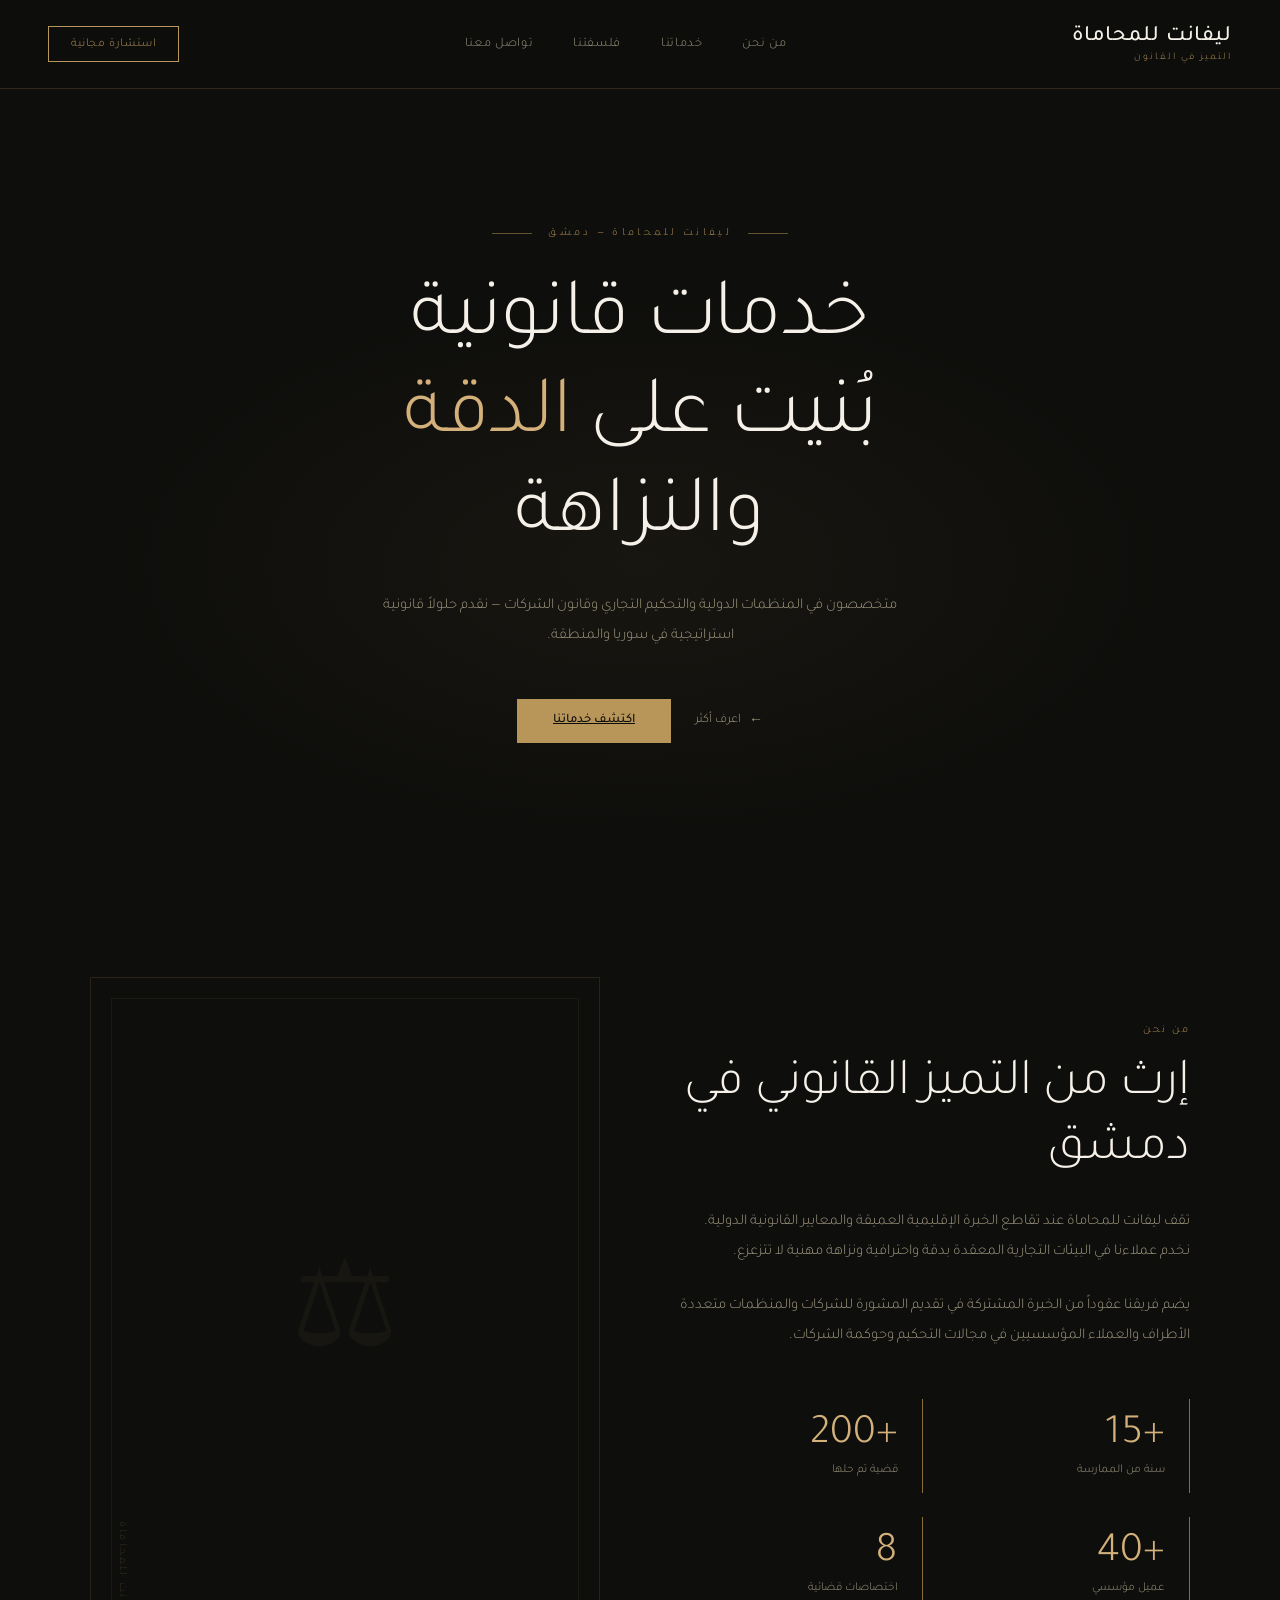
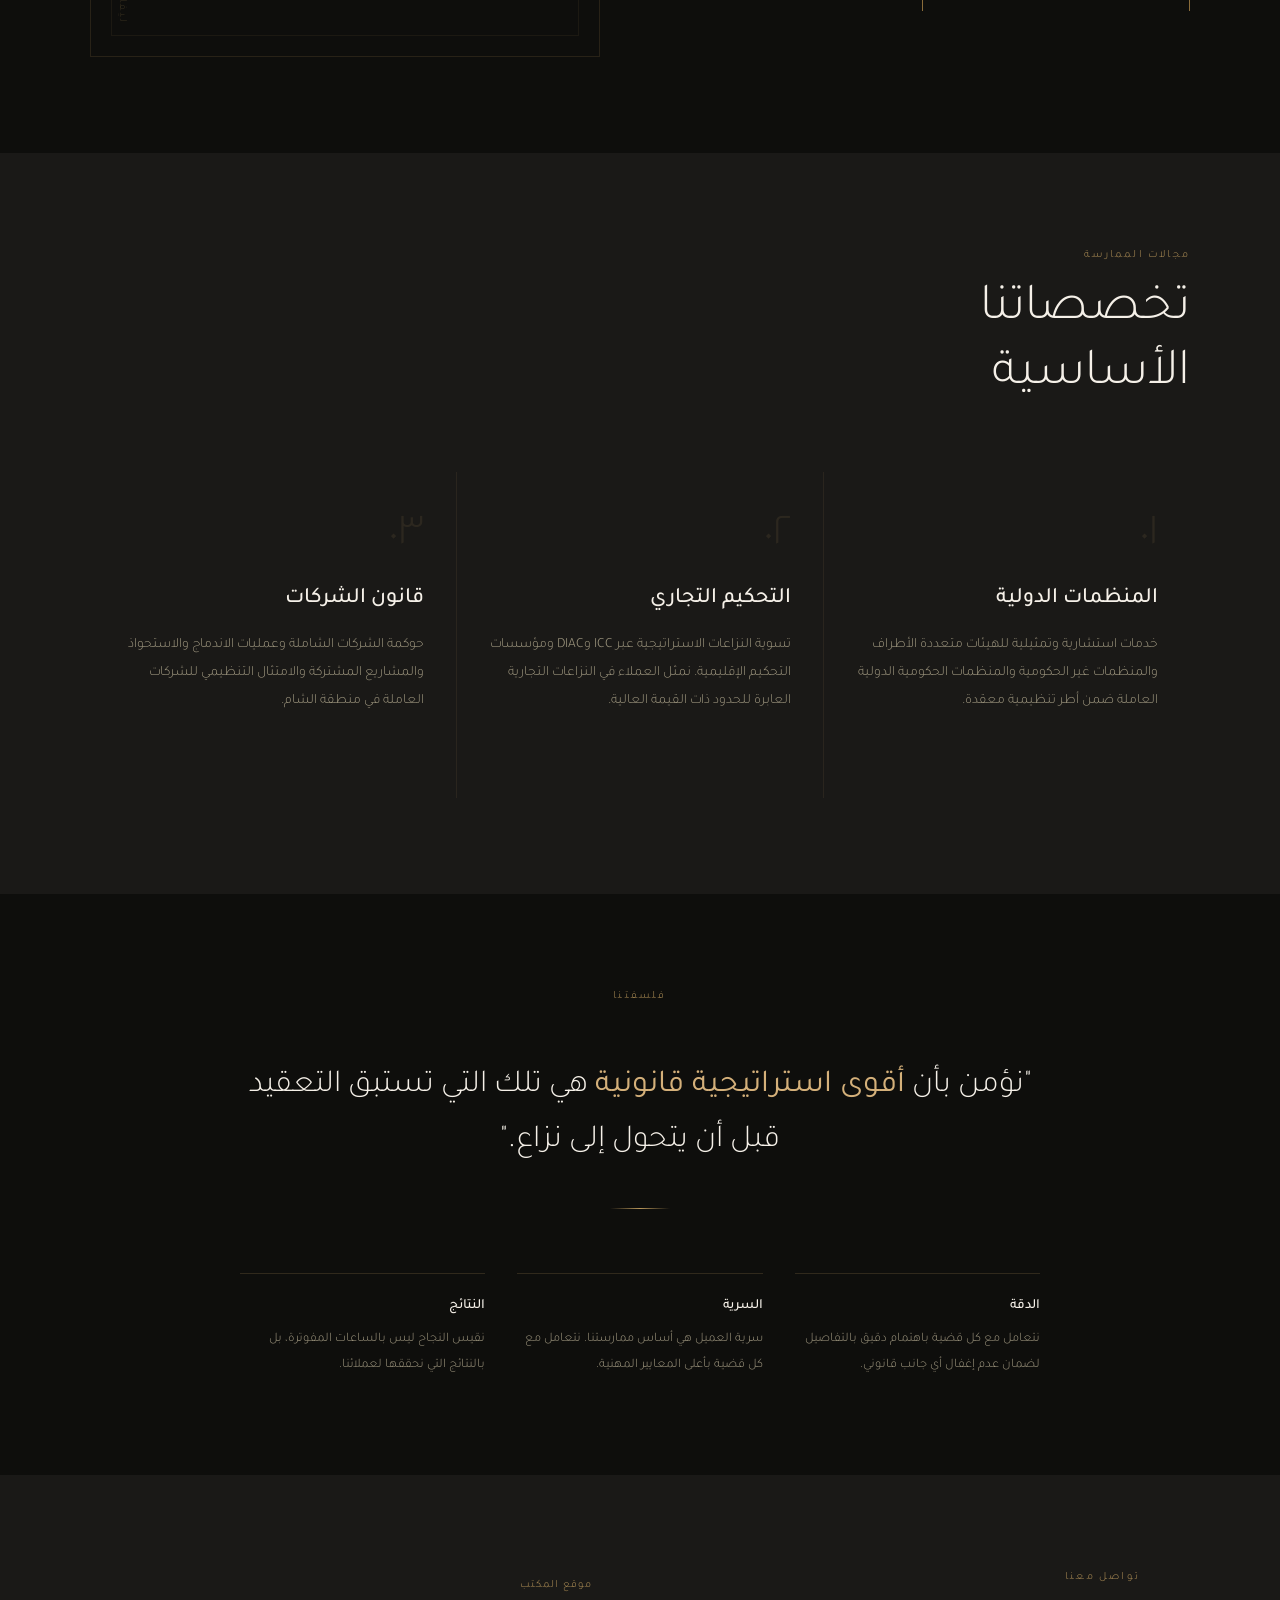
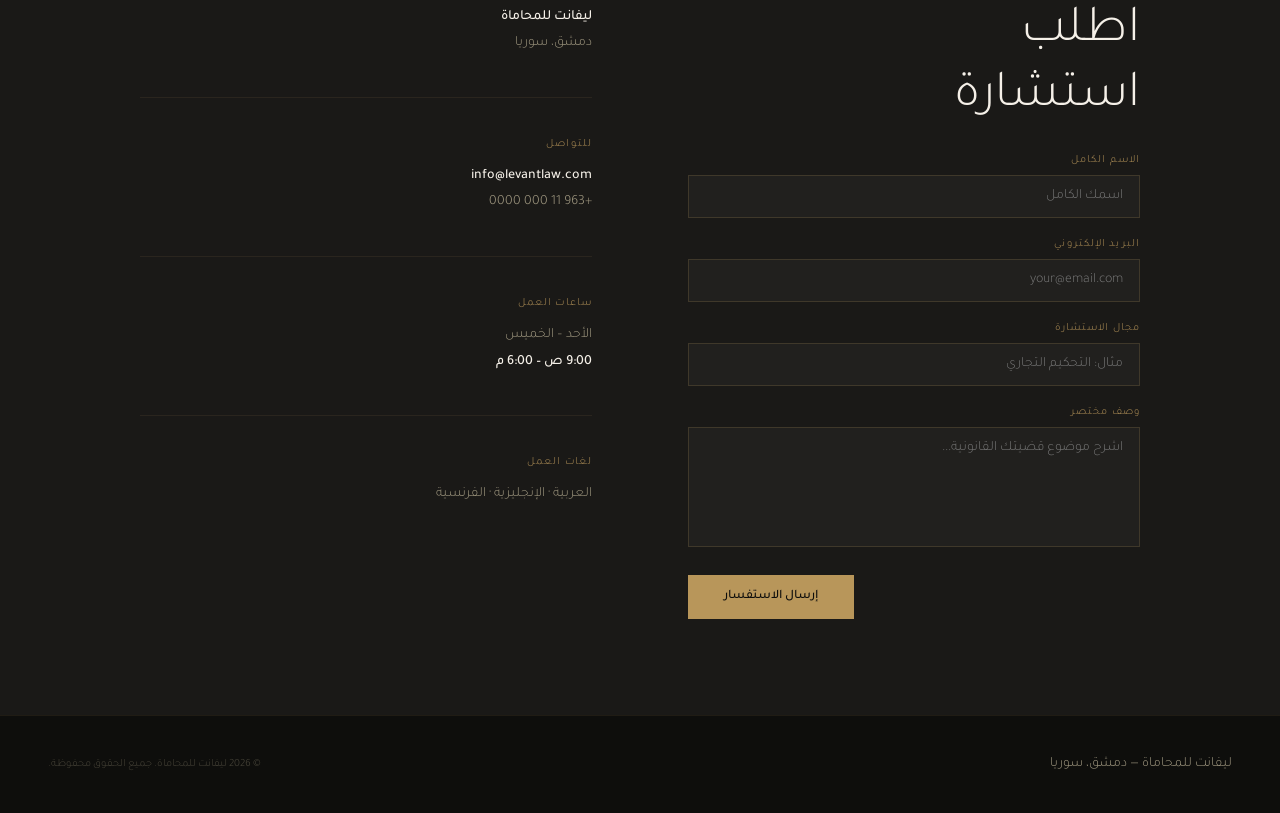
<file: index.html.html>
<!DOCTYPE html>
<html lang="ar" dir="rtl">
<head>
<meta charset="UTF-8">
<meta name="viewport" content="width=device-width, initial-scale=1.0">
<title>ليفانت للمحاماة</title>
<link rel="preconnect" href="https://fonts.googleapis.com">
<link rel="preconnect" href="https://fonts.gstatic.com" crossorigin>
<link href="https://fonts.googleapis.com/css2?family=Cormorant+Garamond:ital,wght@0,300;0,400;1,300&family=Tajawal:wght@300;400;500&display=swap" rel="stylesheet">
<style>
  *{margin:0;padding:0;box-sizing:border-box}
  :root{
    --gold:#b8965a;--gold-light:#d4b07a;--gold-dark:#8a6c3a;
    --dark:#0e0e0c;--dark2:#1a1917;--dark3:#252420;
    --cream:#f5f0e8;--cream2:#ede6d8;
    --text:#e8e0d0;--muted:#a09880;
  }
  html{scroll-behavior:smooth}
  body{background:var(--dark);color:var(--text);font-family:'Tajawal',sans-serif;font-weight:300;overflow-x:hidden}
  nav{
    display:flex;align-items:center;justify-content:space-between;
    padding:1.5rem 3rem;border-bottom:0.5px solid rgba(184,150,90,0.2);
    position:sticky;top:0;background:rgba(14,14,12,0.95);backdrop-filter:blur(10px);z-index:100
  }
  .logo{display:flex;flex-direction:column;gap:2px}
  .logo-main{font-family:'Tajawal',sans-serif;font-size:22px;font-weight:500;letter-spacing:0.04em;color:var(--cream)}
  .logo-sub{font-size:10px;letter-spacing:0.2em;color:var(--gold)}
  .nav-links{display:flex;gap:2.5rem;list-style:none}
  .nav-links a{font-size:13px;letter-spacing:0.05em;color:var(--muted);text-decoration:none;transition:color 0.3s}
  .nav-links a:hover{color:var(--gold)}
  .nav-cta{
    font-size:12px;letter-spacing:0.05em;
    border:0.5px solid var(--gold);padding:10px 22px;color:var(--gold);
    text-decoration:none;transition:all 0.3s;background:transparent;cursor:pointer
  }
  .nav-cta:hover{background:var(--gold);color:var(--dark)}

  .hero{
    min-height:88vh;display:flex;flex-direction:column;align-items:center;justify-content:center;
    text-align:center;padding:4rem 2rem;position:relative;overflow:hidden
  }
  .hero::before{
    content:'';position:absolute;inset:0;
    background:radial-gradient(ellipse 60% 50% at 50% 60%, rgba(184,150,90,0.06) 0%, transparent 70%);
    pointer-events:none
  }
  .hero-eyebrow{
    font-size:11px;letter-spacing:0.3em;color:var(--gold);
    margin-bottom:2rem;display:flex;align-items:center;gap:1rem
  }
  .hero-eyebrow::before,.hero-eyebrow::after{content:'';width:40px;height:0.5px;background:var(--gold);opacity:0.5}
  .hero-title{
    font-family:'Tajawal',sans-serif;font-size:clamp(44px,7vw,82px);
    font-weight:300;line-height:1.2;margin-bottom:1.5rem;
    color:var(--cream)
  }
  .hero-title em{font-style:normal;color:var(--gold-light)}
  .hero-sub{
    font-size:15px;color:var(--muted);margin-bottom:3rem;
    max-width:520px;line-height:2
  }
  .hero-btns{display:flex;gap:1.5rem;align-items:center;justify-content:center;flex-direction:row-reverse}
  .btn-primary{
    background:var(--gold);color:var(--dark);font-size:13px;
    padding:14px 36px;border:none;cursor:pointer;transition:all 0.3s;
    font-family:'Tajawal',sans-serif;font-weight:500
  }
  .btn-primary:hover{background:var(--gold-light)}
  .btn-ghost{
    font-size:13px;color:var(--muted);
    background:none;border:none;cursor:pointer;font-family:'Tajawal',sans-serif;
    display:flex;align-items:center;gap:8px;transition:color 0.3s;text-decoration:none
  }
  .btn-ghost:hover{color:var(--gold)}
  .btn-ghost::before{content:'←';font-size:14px}

  .divider{width:60px;height:0.5px;background:linear-gradient(to right,transparent,var(--gold),transparent);margin:0 auto}

  .section{padding:6rem 3rem}
  .section-label{font-size:11px;letter-spacing:0.2em;color:var(--gold);margin-bottom:1rem;display:block}
  .section-title{font-family:'Tajawal',sans-serif;font-size:clamp(30px,5vw,52px);font-weight:300;color:var(--cream);line-height:1.25;margin-bottom:1.5rem}

  .about{display:grid;grid-template-columns:1fr 1fr;gap:5rem;align-items:center;max-width:1100px;margin:0 auto}
  .about-text p{font-size:15px;line-height:2;color:var(--muted);margin-bottom:1.5rem}
  .about-stat{display:grid;grid-template-columns:1fr 1fr;gap:1.5rem;margin-top:3rem}
  .stat-card{border-right:1px solid var(--gold-dark);padding:1rem 1.5rem}
  .stat-num{font-family:'Tajawal',sans-serif;font-size:42px;font-weight:300;color:var(--gold-light);line-height:1}
  .stat-label{font-size:12px;color:var(--muted);margin-top:6px}
  .about-visual{
    aspect-ratio:3/4;border:0.5px solid rgba(184,150,90,0.15);
    display:flex;align-items:center;justify-content:center;position:relative;overflow:hidden
  }
  .about-visual::before{content:'';position:absolute;inset:20px;border:0.5px solid rgba(184,150,90,0.08)}
  .about-visual-inner{font-size:120px;color:rgba(184,150,90,0.06);font-weight:300;user-select:none;position:relative;z-index:1}
  .about-icon-large{position:absolute;font-size:11px;letter-spacing:0.2em;color:rgba(184,150,90,0.25);writing-mode:vertical-rl;left:1.5rem;bottom:2rem}

  .services-bg{background:var(--dark2)}
  .services-inner{max-width:1100px;margin:0 auto}
  .services-header{margin-bottom:4rem}
  .services-grid{display:grid;grid-template-columns:repeat(3,1fr);gap:1px;background:rgba(184,150,90,0.1)}
  .service-card{background:var(--dark2);padding:2.5rem 2rem;transition:background 0.3s;cursor:default;position:relative;overflow:hidden}
  .service-card:hover{background:var(--dark3)}
  .service-card::before{content:'';position:absolute;top:0;left:0;right:0;height:1px;background:linear-gradient(to right,transparent,rgba(184,150,90,0.4),transparent);transform:scaleX(0);transition:transform 0.4s}
  .service-card:hover::before{transform:scaleX(1)}
  .service-num{font-family:'Tajawal',sans-serif;font-size:48px;color:rgba(184,150,90,0.12);font-weight:300;margin-bottom:1.5rem;line-height:1}
  .service-name{font-family:'Tajawal',sans-serif;font-size:22px;color:var(--cream);font-weight:500;margin-bottom:1rem;line-height:1.4}
  .service-desc{font-size:14px;line-height:2;color:var(--muted)}
  .service-link{display:inline-flex;align-items:center;gap:6px;margin-top:1.5rem;font-size:12px;color:var(--gold);opacity:0;transform:translateY(4px);transition:all 0.3s}
  .service-card:hover .service-link{opacity:1;transform:translateY(0)}

  .approach-bg{background:var(--dark)}
  .approach-inner{max-width:800px;margin:0 auto;text-align:center}
  .approach-quote{font-family:'Tajawal',sans-serif;font-size:clamp(20px,3vw,32px);font-weight:300;color:var(--cream);line-height:1.7;margin:2.5rem 0}
  .approach-quote strong{color:var(--gold-light);font-weight:400}
  .pillars{display:grid;grid-template-columns:repeat(3,1fr);gap:2rem;margin-top:4rem;text-align:right}
  .pillar{border-top:1px solid rgba(184,150,90,0.2);padding-top:1.5rem}
  .pillar-title{font-size:14px;color:var(--cream);font-weight:500;margin-bottom:0.75rem}
  .pillar-text{font-size:13px;line-height:2;color:var(--muted)}

  .contact-bg{background:var(--dark2)}
  .contact-inner{max-width:1000px;margin:0 auto;display:grid;grid-template-columns:1fr 1fr;gap:6rem;align-items:start}
  .contact-form{display:flex;flex-direction:column;gap:1.25rem}
  .form-field{display:flex;flex-direction:column;gap:8px}
  .form-label{font-size:11px;letter-spacing:0.1em;color:var(--gold)}
  .form-input,.form-textarea{
    background:rgba(255,255,255,0.03);border:0.5px solid rgba(184,150,90,0.2);
    color:var(--text);font-family:'Tajawal',sans-serif;font-size:14px;font-weight:300;
    padding:12px 16px;outline:none;transition:border-color 0.3s;resize:none;text-align:right
  }
  .form-input:focus,.form-textarea:focus{border-color:var(--gold)}
  .form-textarea{height:120px}
  .contact-info{padding-top:0.5rem}
  .info-block{margin-bottom:2.5rem;padding-bottom:2.5rem;border-bottom:0.5px solid rgba(184,150,90,0.1)}
  .info-block:last-child{border-bottom:none}
  .info-label{font-size:11px;letter-spacing:0.1em;color:var(--gold);margin-bottom:0.75rem}
  .info-value{font-size:14px;line-height:1.9;color:var(--muted)}
  .info-value strong{color:var(--cream);font-weight:500;display:block}

  footer{
    background:var(--dark);border-top:0.5px solid rgba(184,150,90,0.1);
    padding:2.5rem 3rem;display:flex;justify-content:space-between;align-items:center
  }
  .footer-brand{font-family:'Tajawal',sans-serif;font-size:14px;color:var(--muted)}
  .footer-copy{font-size:11px;color:rgba(160,152,128,0.4)}

  @keyframes fadeUp{from{opacity:0;transform:translateY(20px)}to{opacity:1;transform:translateY(0)}}
  .hero>*{animation:fadeUp 0.8s ease both}
  .hero>*:nth-child(1){animation-delay:0.1s}
  .hero>*:nth-child(2){animation-delay:0.25s}
  .hero>*:nth-child(3){animation-delay:0.4s}
  .hero>*:nth-child(4){animation-delay:0.55s}
</style>
</head>
<body>

<nav>
  <div class="logo">
    <span class="logo-main">ليفانت للمحاماة</span>
    <span class="logo-sub">التميز في القانون</span>
  </div>
  <ul class="nav-links">
    <li><a href="#about">من نحن</a></li>
    <li><a href="#services">خدماتنا</a></li>
    <li><a href="#approach">فلسفتنا</a></li>
    <li><a href="#contact">تواصل معنا</a></li>
  </ul>
  <a href="#contact" class="nav-cta">استشارة مجانية</a>
</nav>

<section class="hero">
  <div class="hero-eyebrow">ليفانت للمحاماة — دمشق</div>
  <h1 class="hero-title">خدمات قانونية<br>بُنيت على <em>الدقة</em><br>والنزاهة</h1>
  <p class="hero-sub">متخصصون في المنظمات الدولية والتحكيم التجاري وقانون الشركات — نقدم حلولاً قانونية استراتيجية في سوريا والمنطقة.</p>
  <div class="hero-btns">
    <a href="#services" class="btn-primary">اكتشف خدماتنا</a>
    <a href="#about" class="btn-ghost">اعرف أكثر</a>
  </div>
</section>

<section class="section" id="about">
  <div class="about">
    <div>
      <span class="section-label">من نحن</span>
      <h2 class="section-title">إرث من التميز القانوني في دمشق</h2>
      <div class="about-text">
        <p>تقف ليفانت للمحاماة عند تقاطع الخبرة الإقليمية العميقة والمعايير القانونية الدولية. نخدم عملاءنا في البيئات التجارية المعقدة بدقة واحترافية ونزاهة مهنية لا تتزعزع.</p>
        <p>يضم فريقنا عقوداً من الخبرة المشتركة في تقديم المشورة للشركات والمنظمات متعددة الأطراف والعملاء المؤسسيين في مجالات التحكيم وحوكمة الشركات.</p>
      </div>
      <div class="about-stat">
        <div class="stat-card">
          <div class="stat-num">+15</div>
          <div class="stat-label">سنة من الممارسة</div>
        </div>
        <div class="stat-card">
          <div class="stat-num">+200</div>
          <div class="stat-label">قضية تم حلها</div>
        </div>
        <div class="stat-card">
          <div class="stat-num">+40</div>
          <div class="stat-label">عميل مؤسسي</div>
        </div>
        <div class="stat-card">
          <div class="stat-num">8</div>
          <div class="stat-label">اختصاصات قضائية</div>
        </div>
      </div>
    </div>
    <div class="about-visual">
      <div class="about-visual-inner">⚖</div>
      <span class="about-icon-large">ليفانت للمحاماة</span>
    </div>
  </div>
</section>

<section class="section services-bg" id="services">
  <div class="services-inner">
    <div class="services-header">
      <span class="section-label">مجالات الممارسة</span>
      <h2 class="section-title">تخصصاتنا<br>الأساسية</h2>
    </div>
    <div class="services-grid">
      <div class="service-card">
        <div class="service-num">٠١</div>
        <div class="service-name">المنظمات الدولية</div>
        <div class="service-desc">خدمات استشارية وتمثيلية للهيئات متعددة الأطراف والمنظمات غير الحكومية والمنظمات الحكومية الدولية العاملة ضمن أطر تنظيمية معقدة.</div>
        <div class="service-link">اعرف أكثر ←</div>
      </div>
      <div class="service-card">
        <div class="service-num">٠٢</div>
        <div class="service-name">التحكيم التجاري</div>
        <div class="service-desc">تسوية النزاعات الاستراتيجية عبر ICC وDIAC ومؤسسات التحكيم الإقليمية. نمثل العملاء في النزاعات التجارية العابرة للحدود ذات القيمة العالية.</div>
        <div class="service-link">اعرف أكثر ←</div>
      </div>
      <div class="service-card">
        <div class="service-num">٠٣</div>
        <div class="service-name">قانون الشركات</div>
        <div class="service-desc">حوكمة الشركات الشاملة وعمليات الاندماج والاستحواذ والمشاريع المشتركة والامتثال التنظيمي للشركات العاملة في منطقة الشام.</div>
        <div class="service-link">اعرف أكثر ←</div>
      </div>
    </div>
  </div>
</section>

<section class="section approach-bg" id="approach">
  <div class="approach-inner">
    <span class="section-label">فلسفتنا</span>
    <div class="divider"></div>
    <p class="approach-quote">"نؤمن بأن <strong>أقوى استراتيجية قانونية</strong> هي تلك التي تستبق التعقيد قبل أن يتحول إلى نزاع."</p>
    <div class="divider"></div>
    <div class="pillars">
      <div class="pillar">
        <div class="pillar-title">الدقة</div>
        <div class="pillar-text">نتعامل مع كل قضية باهتمام دقيق بالتفاصيل لضمان عدم إغفال أي جانب قانوني.</div>
      </div>
      <div class="pillar">
        <div class="pillar-title">السرية</div>
        <div class="pillar-text">سرية العميل هي أساس ممارستنا. نتعامل مع كل قضية بأعلى المعايير المهنية.</div>
      </div>
      <div class="pillar">
        <div class="pillar-title">النتائج</div>
        <div class="pillar-text">نقيس النجاح ليس بالساعات المفوترة، بل بالنتائج التي نحققها لعملائنا.</div>
      </div>
    </div>
  </div>
</section>

<section class="section contact-bg" id="contact">
  <div class="contact-inner">
    <div>
      <span class="section-label">تواصل معنا</span>
      <h2 class="section-title">اطلب<br>استشارة</h2>
      <div class="contact-form">
        <div class="form-field">
          <label class="form-label">الاسم الكامل</label>
          <input class="form-input" type="text" placeholder="اسمك الكامل">
        </div>
        <div class="form-field">
          <label class="form-label">البريد الإلكتروني</label>
          <input class="form-input" type="email" placeholder="your@email.com">
        </div>
        <div class="form-field">
          <label class="form-label">مجال الاستشارة</label>
          <input class="form-input" type="text" placeholder="مثال: التحكيم التجاري">
        </div>
        <div class="form-field">
          <label class="form-label">وصف مختصر</label>
          <textarea class="form-textarea" placeholder="اشرح موضوع قضيتك القانونية..."></textarea>
        </div>
        <button class="btn-primary" style="align-self:flex-end;margin-top:0.5rem">إرسال الاستفسار</button>
      </div>
    </div>
    <div class="contact-info">
      <div class="info-block">
        <div class="info-label">موقع المكتب</div>
        <div class="info-value">
          <strong>ليفانت للمحاماة</strong>
          دمشق، سوريا
        </div>
      </div>
      <div class="info-block">
        <div class="info-label">للتواصل</div>
        <div class="info-value">
          <strong>info@levantlaw.com</strong>
          +963 11 000 0000
        </div>
      </div>
      <div class="info-block">
        <div class="info-label">ساعات العمل</div>
        <div class="info-value">
          الأحد – الخميس<br>
          <strong>9:00 ص – 6:00 م</strong>
        </div>
      </div>
      <div class="info-block">
        <div class="info-label">لغات العمل</div>
        <div class="info-value">العربية · الإنجليزية · الفرنسية</div>
      </div>
    </div>
  </div>
</section>

<footer>
  <div class="footer-brand">ليفانت للمحاماة — دمشق، سوريا</div>
  <div class="footer-copy">© 2026 ليفانت للمحاماة. جميع الحقوق محفوظة.</div>
</footer>

</body>
</html>
</file>
<file: style.css>
/* ===========================
   LEVANT LAW FIRM — style.css
   Light / White Theme
   =========================== */

* { margin: 0; padding: 0; box-sizing: border-box; }

:root {
  --green:       #1b4332;
  --green-mid:   #2d6a4f;
  --green-light: #40916c;
  --gold:        #9a7a2e;
  --gold-light:  #b5943a;
  --gold-pale:   #d4b96a;

  --bg:          #ffffff;
  --bg2:         #f7f5f0;
  --bg3:         #efe9de;
  --surface:     #f2ede3;
  --border:      rgba(27, 67, 50, 0.12);
  --border-gold: rgba(154, 122, 46, 0.25);

  --text:        #1a1a17;
  --text-mid:    #3a3a30;
  --muted:       #7a7060;
  --muted-light: #a09880;
}

html { scroll-behavior: smooth; }

body {
  background: var(--bg);
  color: var(--text);
  font-family: 'Tajawal', sans-serif;
  font-weight: 300;
  overflow-x: hidden;
}

/* ===== TOP BAR ===== */
.green-bar {
  height: 3px;
  background: linear-gradient(to right, var(--green), var(--green-mid), var(--gold-light), transparent);
}

/* ===== NAV ===== */
nav {
  display: flex;
  align-items: center;
  justify-content: space-between;
  padding: 0 3rem;
  border-bottom: 1px solid var(--border);
  position: sticky;
  top: 0;
  background: rgba(255, 255, 255, 0.97);
  backdrop-filter: blur(12px);
  z-index: 1000;
  gap: 1rem;
  box-shadow: 0 1px 20px rgba(27, 67, 50, 0.06);
  height: 72px;
}

.logo img { height: 52px; width: auto; display: block; }

.nav-links { display: flex; gap: 2rem; list-style: none; }

.nav-links a {
  font-size: 13.5px;
  letter-spacing: 0.04em;
  color: var(--muted);
  text-decoration: none;
  transition: color 0.3s;
  white-space: nowrap;
}

.nav-links a:hover,
.nav-links a.active { color: var(--green); }

.nav-cta {
  font-size: 12.5px;
  letter-spacing: 0.06em;
  border: 1px solid var(--green);
  padding: 10px 24px;
  color: var(--green);
  text-decoration: none;
  transition: all 0.3s;
  background: transparent;
  cursor: pointer;
  white-space: nowrap;
  flex-shrink: 0;
}

.nav-cta:hover {
  background: var(--green);
  color: #fff;
}

/* Hamburger */
.nav-toggle {
  display: none;
  flex-direction: column;
  gap: 5px;
  cursor: pointer;
  padding: 4px;
}

.nav-toggle span {
  display: block;
  width: 24px;
  height: 1.5px;
  background: var(--green);
  transition: all 0.3s;
}

.nav-mobile {
  position: fixed;
  top: 0;
  right: 0;
  width: min(320px, 85vw);
  height: 100dvh;
  background: var(--bg);
  border-left: 1px solid var(--border);
  padding: 5rem 2rem 2rem;
  gap: 0;
  flex-direction: column;
  box-shadow: -8px 0 40px rgba(27, 67, 50, 0.12);
  z-index: 999;
  transform: translateX(110%);
  transition: transform 0.35s cubic-bezier(0.23, 1, 0.32, 1);
  display: flex;
  visibility: hidden;
  overflow-y: auto;
}

/* Backdrop */
.nav-mobile::before {
  content: '';
  position: fixed;
  inset: 0;
  right: min(320px, 85vw);
  background: rgba(0,0,0,0.35);
  opacity: 0;
  transition: opacity 0.35s;
  pointer-events: none;
}

.nav-mobile.open {
  transform: translateX(0);
  visibility: visible;
}

.nav-mobile.open::before {
  opacity: 1;
  pointer-events: auto;
}

.nav-mobile a {
  font-size: 16px;
  color: var(--muted);
  text-decoration: none;
  padding: 1rem 0;
  border-bottom: 1px solid var(--border);
  transition: color 0.3s, padding-right 0.2s;
}

.nav-mobile a:hover { color: var(--green); padding-right: 0.4rem; }

.nav-mobile .mob-cta {
  color: var(--green);
  border: 1px solid var(--green);
  padding: 12px 20px;
  text-align: center;
  margin-top: 0.5rem;
}

.nav-mobile-close {
  position: absolute;
  top: 1.2rem;
  left: 1.5rem;
  background: none;
  border: none;
  font-size: 20px;
  color: var(--muted);
  cursor: pointer;
  line-height: 1;
  padding: 0.25rem 0.5rem;
}

/* Body scroll lock when drawer open */
body.nav-open { overflow: hidden; }

/* ===== PAGES ===== */
.page { display: none; animation: fadeIn 0.4s ease; }
.page.active { display: block; }

@keyframes fadeIn {
  from { opacity: 0; transform: translateY(10px); }
  to   { opacity: 1; transform: translateY(0); }
}

/* ===== HERO ===== */
.hero {
  min-height: 90vh;
  display: flex;
  flex-direction: column;
  align-items: center;
  justify-content: center;
  text-align: center;
  padding: 4rem 2rem 8rem;
  position: relative;
  overflow: visible;
  background: linear-gradient(160deg, var(--bg) 0%, var(--bg2) 60%, var(--bg3) 100%);
}

.hero::before {
  content: '';
  position: absolute;
  inset: 0;
  background: radial-gradient(ellipse 70% 50% at 50% 60%, rgba(27, 67, 50, 0.06) 0%, transparent 70%);
  pointer-events: none;
}

.hero::after {
  content: '';
  position: absolute;
  bottom: 0; left: 0; right: 0;
  height: 1px;
  background: linear-gradient(to right, transparent, var(--border-gold), transparent);
}

.hero-eyebrow {
  font-size: 11px;
  letter-spacing: 0.35em;
  color: var(--gold);
  margin-bottom: 2rem;
  display: flex;
  align-items: center;
  gap: 1.2rem;
  text-transform: uppercase;
}

.hero-eyebrow::before,
.hero-eyebrow::after {
  content: '';
  width: 50px;
  height: 0.5px;
  background: linear-gradient(to right, transparent, var(--gold));
  opacity: 0.6;
}

.hero-eyebrow::after { transform: scaleX(-1); }

.hero-title {
  font-family: 'Tajawal', sans-serif;
  font-size: clamp(42px, 7vw, 86px);
  font-weight: 300;
  line-height: 1.2;
  margin-bottom: 1.5rem;
  color: var(--green);
  letter-spacing: -0.01em;
}

.hero-title em {
  font-style: normal;
  color: var(--gold-light);
}

.hero-sub {
  font-size: 15px;
  color: var(--muted);
  margin-bottom: 3rem;
  max-width: 540px;
  line-height: 2;
}

.hero-btns {
  display: flex;
  gap: 1.5rem;
  align-items: center;
  justify-content: center;
  flex-wrap: wrap;
}

.btn-primary {
  background: var(--green);
  color: #fff;
  font-size: 16px;
  padding: 14px 40px;
  border: none;
  cursor: pointer;
  transition: all 0.3s;
  font-family: 'Tajawal', sans-serif;
  font-weight: 500;
  letter-spacing: 0.04em;
  text-decoration: none;
  display: inline-block;
}

.btn-primary:hover {
  background: var(--green-mid);
  transform: translateY(-1px);
}

.btn-ghost {
  font-size: 16px;
  color: var(--muted);
  background: none;
  border: none;
  cursor: pointer;
  font-family: 'Tajawal', sans-serif;
  display: flex;
  align-items: center;
  gap: 8px;
  transition: color 0.3s;
  text-decoration: none;
}

.btn-ghost:hover { color: var(--green); }
.btn-ghost::before { content: '←'; font-size: 14px; }

.hero-scroll {
  position: absolute;
  bottom: 2rem;
  left: 50%;
  transform: translateX(-50%);
  display: flex;
  flex-direction: column;
  align-items: center;
  gap: 6px;
  color: var(--muted-light);
  font-size: 13px;
  letter-spacing: 0.2em;
  text-transform: uppercase;
  animation: float 2s ease-in-out infinite;
  white-space: nowrap;
}

.scroll-line {
  width: 1px;
  height: 40px;
  background: linear-gradient(to bottom, var(--gold), transparent);
}

@keyframes float {
  0%, 100% { transform: translateX(-50%) translateY(0); }
  50%       { transform: translateX(-50%) translateY(6px); }
}

/* ===== SECTIONS ===== */
.section { padding: 6rem 3rem; }

.section-label {
  font-size: 11px;
  letter-spacing: 0.25em;
  color: var(--gold);
  margin-bottom: 1rem;
  display: block;
  text-transform: uppercase;
}

.section-title {
  font-family: 'Tajawal', sans-serif;
  font-size: clamp(28px, 5vw, 52px);
  font-weight: 300;
  color: var(--green);
  line-height: 1.25;
  margin-bottom: 1.5rem;
}

.divider {
  width: 60px;
  height: 1px;
  background: linear-gradient(to right, transparent, var(--gold), transparent);
  margin: 2rem auto;
}

/* ===== STATS STRIP ===== */
.stats-strip {
  background: var(--bg2);
  border-top: 1px solid var(--border);
  border-bottom: 1px solid var(--border);
}

.stats-grid {
  display: grid;
  grid-template-columns: repeat(4, 1fr);
  gap: 2rem;
  max-width: 1100px;
  margin: 0 auto;
  padding: 4rem 3rem;
  text-align: center;
}

.stat-card {
  border-top: 2px solid var(--green-mid);
  padding-top: 1.5rem;
}

.stat-num {
  font-family: 'Tajawal', sans-serif;
  font-size: 44px;
  font-weight: 300;
  color: var(--green);
  line-height: 1;
}

.stat-label {
  font-size: 12px;
  color: var(--muted);
  margin-top: 6px;
  letter-spacing: 0.05em;
}

/* ===== ABOUT ===== */
.about {
  display: grid;
  grid-template-columns: 1fr 1fr;
  gap: 5rem;
  align-items: center;
  max-width: 1100px;
  margin: 0 auto;
}

.about-text p {
  font-size: 15px;
  line-height: 2;
  color: var(--muted);
  margin-bottom: 1.5rem;
}

.about-stat {
  display: grid;
  grid-template-columns: 1fr 1fr;
  gap: 1.5rem;
  margin-top: 3rem;
}

.about-stat .stat-card {
  border-right: 2px solid var(--green-mid);
  border-top: none;
  padding: 1rem 1.5rem;
  background: var(--bg2);
  padding-top: 1rem;
}

.about-visual {
  aspect-ratio: 4/5;
  border: 1px solid var(--border-gold);
  display: flex;
  align-items: center;
  justify-content: center;
  position: relative;
  overflow: hidden;
  background: linear-gradient(135deg, rgba(27, 67, 50, 0.05), var(--bg2));
}



.about-visual::before {
  content: '';
  position: absolute;
  inset: 20px;
  border: 0.5px solid var(--border-gold);
  opacity: 0.4;
  z-index: 2;
  pointer-events: none;
}

.about-icon-large {
  position: absolute;
  font-size: 10px;
  letter-spacing: 0.25em;
  color: rgba(27, 67, 50, 0.2);
  writing-mode: vertical-rl;
  left: 1.5rem;
  bottom: 2rem;
}

.about-green-bar {
  position: absolute;
  top: 0; left: 0;
  width: 3px; height: 100%;
  background: linear-gradient(to bottom, var(--green-mid), transparent);
}

/* ===== SERVICES ===== */
.services-bg { background: var(--bg2); }
.services-inner { max-width: 1100px; margin: 0 auto; }
.services-header { margin-bottom: 4rem; }

.services-grid {
  display: grid;
  grid-template-columns: repeat(3, 1fr);
  gap: 1px;
  background: var(--border);
}

.service-card {
  background: var(--bg2);
  padding: 1.5rem 1.5rem;
  transition: background 0.3s;
  cursor: default;
  position: relative;
  overflow: hidden;
}

.service-card:hover { background: var(--surface); }

.service-card::before {
  content: '';
  position: absolute;
  top: 0; left: 0; right: 0;
  height: 2px;
  background: linear-gradient(to right, var(--green-mid), var(--gold));
  transform: scaleX(0);
  transition: transform 0.4s;
}

.service-card:hover::before { transform: scaleX(1); }

.service-num {
  font-family: 'Tajawal', sans-serif;
  font-size: 32px;
  color: rgba(27, 67, 50, 0.1);
  font-weight: 300;
  margin-bottom: 0.75rem;
  line-height: 1;
}

.service-name {
  font-family: 'Tajawal', sans-serif;
  font-size: 19px;
  color: var(--green);
  font-weight: 500;
  margin-bottom: 0.6rem;
  line-height: 1.4;
}

.service-desc {
  font-size: 13px;
  line-height: 1.7;
  color: var(--muted);
}

.service-link {
  display: inline-flex;
  align-items: center;
  gap: 6px;
  margin-top: 0.75rem;
  font-size: 12px;
  color: var(--gold);
  opacity: 0;
  transform: translateY(4px);
  transition: all 0.3s;
  cursor: pointer;
  background: none;
  border: none;
  font-family: 'Tajawal', sans-serif;
}

.service-card:hover .service-link {
  opacity: 1;
  transform: translateY(0);
}

/* ===== APPROACH / PHILOSOPHY ===== */
.approach-inner {
  max-width: 820px;
  margin: 0 auto;
  text-align: center;
}

.approach-quote {
  font-family: 'Tajawal', sans-serif;
  font-size: clamp(18px, 2.8vw, 30px);
  font-weight: 300;
  color: var(--text-mid);
  line-height: 1.8;
  margin: 2.5rem 0;
}

.approach-quote strong {
  color: var(--green);
  font-weight: 500;
}

.pillars {
  display: grid;
  grid-template-columns: repeat(3, 1fr);
  gap: 2rem;
  margin-top: 4rem;
  text-align: right;
}

.pillar {
  border-top: 2px solid var(--border);
  padding-top: 1.5rem;
  position: relative;
}

.pillar::before {
  content: '';
  position: absolute;
  top: -2px; right: 0;
  width: 30px; height: 2px;
  background: var(--gold);
}

.pillar-title {
  font-size: 15px;
  color: var(--green);
  font-weight: 500;
  margin-bottom: 0.75rem;
}

.pillar-text {
  font-size: 13px;
  line-height: 2;
  color: var(--muted);
}

/* ===== TEAM ===== */
.team-intro {
  max-width: 700px;
  margin: 0 auto 4rem;
  text-align: center;
}

.team-intro p {
  font-size: 15px;
  line-height: 2;
  color: var(--muted);
}

.team-grid {
  display: grid;
  grid-template-columns: repeat(3, 1fr);
  gap: 2rem;
  max-width: 1100px;
  margin: 0 auto;
}

.team-card {
  background: var(--bg2);
  border: 1px solid var(--border);
  padding: 2.5rem 2rem;
  transition: border-color 0.3s, transform 0.3s, box-shadow 0.3s;
  text-align: center;
}

.team-card:hover {
  border-color: rgba(27, 67, 50, 0.3);
  transform: translateY(-4px);
  box-shadow: 0 12px 32px rgba(27, 67, 50, 0.08);
}

.team-avatar {
  width: 90px;
  height: 90px;
  border-radius: 50%;
  background: linear-gradient(135deg, var(--green), var(--green-light));
  border: 2px solid var(--border-gold);
  margin: 0 auto 1.5rem;
  display: flex;
  align-items: center;
  justify-content: center;
  font-size: 2rem;
  color: rgba(255, 255, 255, 0.6);
}

.team-name {
  font-size: 18px;
  font-weight: 500;
  color: var(--green);
  margin-bottom: 0.4rem;
}

.team-role {
  font-size: 12px;
  letter-spacing: 0.15em;
  color: var(--gold);
  text-transform: uppercase;
  margin-bottom: 1rem;
}

.team-bio {
  font-size: 13px;
  line-height: 1.9;
  color: var(--muted);
}

/* ===== NEWS ===== */
.news-grid {
  display: grid;
  grid-template-columns: repeat(2, 1fr);
  gap: 2rem;
  max-width: 1000px;
  margin: 0 auto;
}

.news-card {
  background: var(--bg2);
  border: 1px solid var(--border);
  padding: 2.5rem;
  transition: border-color 0.3s, box-shadow 0.3s;
  cursor: pointer;
}

.news-card:hover {
  border-color: rgba(27, 67, 50, 0.3);
  box-shadow: 0 8px 24px rgba(27, 67, 50, 0.07);
}

.news-date {
  font-size: 11px;
  letter-spacing: 0.15em;
  color: var(--gold);
  margin-bottom: 1rem;
  text-transform: uppercase;
}

.news-title {
  font-size: 19px;
  font-weight: 500;
  color: var(--green);
  margin-bottom: 1rem;
  line-height: 1.5;
}

.news-excerpt {
  font-size: 13px;
  line-height: 1.9;
  color: var(--muted);
}

.news-excerpt.news-collapsed {
  max-height: 4em;
  overflow: hidden;
  -webkit-mask-image: linear-gradient(to bottom, black 40%, transparent 100%);
  mask-image: linear-gradient(to bottom, black 40%, transparent 100%);
  transition: max-height 0.4s cubic-bezier(0.23,1,0.32,1);
}
.news-excerpt.news-expanded {
  max-height: 1000px;
  -webkit-mask-image: none;
  mask-image: none;
  transition: max-height 0.5s cubic-bezier(0.23,1,0.32,1);
}

.news-read-btn {
  background: none;
  border: none;
  color: var(--gold);
  font-size: 13px;
  letter-spacing: 0.06em;
  cursor: pointer;
  padding: 0.5rem 0 0;
  margin-top: 0.25rem;
  font-family: inherit;
  display: inline-block;
  transition: opacity 0.2s;
}
.news-read-btn:hover { opacity: 0.7; }

/* ===== CONTACT ===== */
.contact-bg { background: var(--bg2); }

.contact-inner {
  max-width: 1000px;
  margin: 0 auto;
  display: grid;
  grid-template-columns: 1fr 1fr;
  gap: 6rem;
  align-items: start;
}

.contact-form {
  display: flex;
  flex-direction: column;
  gap: 1.25rem;
}

.form-field {
  display: flex;
  flex-direction: column;
  gap: 8px;
}

.form-label {
  font-size: 11px;
  letter-spacing: 0.12em;
  color: var(--green);
  text-transform: uppercase;
}

.form-input,
.form-textarea,
.form-select {
  background: var(--bg);
  border: 1px solid var(--border);
  color: var(--text);
  font-family: 'Tajawal', sans-serif;
  font-size: 14px;
  font-weight: 300;
  padding: 12px 16px;
  outline: none;
  transition: border-color 0.3s;
  resize: none;
  text-align: right;
}

.form-input:focus,
.form-textarea:focus,
.form-select:focus {
  border-color: var(--green);
  box-shadow: 0 0 0 3px rgba(27, 67, 50, 0.06);
}

.form-select option { background: var(--bg); color: var(--text); }
.form-textarea { height: 130px; }

.contact-info { padding-top: 0.5rem; }

.info-block {
  margin-bottom: 2.5rem;
  padding-bottom: 2.5rem;
  border-bottom: 1px solid var(--border);
}

.info-block:last-child { border-bottom: none; }

.info-label {
  font-size: 11px;
  letter-spacing: 0.12em;
  color: var(--gold);
  margin-bottom: 0.75rem;
  text-transform: uppercase;
}

.info-value {
  font-size: 14px;
  line-height: 1.9;
  color: var(--muted);
}

.info-value strong {
  color: var(--green);
  font-weight: 500;
  display: block;
}

/* ===== RESPONSIVE ===== */
@media (max-width: 900px) {
  nav { padding: 1rem 1.5rem; }
  .nav-links, .nav-cta { display: none; }
  .nav-toggle { display: flex; }

  .about { grid-template-columns: 1fr; gap: 3rem; }
  .about-visual { display: none; }
  .services-grid { grid-template-columns: 1fr; }
  .pillars { grid-template-columns: 1fr; gap: 1.5rem; }
  .team-grid { grid-template-columns: 1fr 1fr; }
  .news-grid { grid-template-columns: 1fr; }
  .contact-inner { grid-template-columns: 1fr; gap: 3rem; }
  .section { padding: 4rem 1.5rem; }
  .stats-grid { padding: 3rem 1.5rem; }
}

@media (max-width: 600px) {
  .hero { padding: 3rem 1.25rem; min-height: 80vh; }
  .about-stat { grid-template-columns: 1fr 1fr; }
  .team-grid { grid-template-columns: 1fr; }
  .hero-btns { flex-direction: column; gap: 1rem; }
  .stats-grid { grid-template-columns: 1fr 1fr; }
}

/* ===========================
   LEVANT — ENHANCED STYLES
   =========================== */

/* ── Hero Logo ── */
.hero-logo-wrap {
  margin-bottom: 2.5rem;
}

.hero-logo {
  height: clamp(260px, 40vw, 560px);
  width: auto;
  filter: drop-shadow(0 8px 32px rgba(27,67,50,0.18));
  transition: transform 0.6s cubic-bezier(0.23,1,0.32,1), filter 0.6s;
}

.hero-logo:hover {
  transform: scale(1.04);
  filter: drop-shadow(0 12px 40px rgba(27,67,50,0.28));
}

/* ── About logo display ── */
.about-logo-display {
  width: 70%;
  max-width: 280px;
  opacity: 0.9;
  transition: opacity 0.4s, transform 0.4s;
}

.about-visual:hover .about-logo-display {
  opacity: 1;
  transform: scale(1.03);
}

/* ── Entrance Animations ── */
@keyframes fadeUp {
  from { opacity: 0; transform: translateY(28px); }
  to   { opacity: 1; transform: translateY(0); }
}

@keyframes revealIn {
  from { opacity: 0; transform: scale(0.97); }
  to   { opacity: 1; transform: scale(1); }
}

.animate-fade-up {
  opacity: 0;
  animation: fadeUp 0.75s cubic-bezier(0.23,1,0.32,1) forwards;
}

.animate-reveal {
  opacity: 0;
  animation: revealIn 0.8s ease forwards;
  animation-delay: 0.2s;
}

/* Stagger children */
.stagger-in {
  opacity: 0;
  transform: translateY(22px);
  animation: fadeUp 0.7s cubic-bezier(0.23,1,0.32,1) forwards;
  animation-delay: calc(var(--i) * 0.12s + 0.1s);
}

/* Only play stagger on visible pages */
.page:not(.active) .stagger-in,
.page:not(.active) .animate-fade-up,
.page:not(.active) .animate-reveal {
  animation: none;
  opacity: 1;
  transform: none;
}

/* Re-trigger on page switch */
.page.active .stagger-in {
  animation: fadeUp 0.7s cubic-bezier(0.23,1,0.32,1) forwards;
  animation-delay: calc(var(--i) * 0.12s + 0.1s);
}

/* ── Bigger small fonts ── */
.nav-links a  { font-size: 18px; }
.nav-cta      { font-size: 17px; }
.section-label { font-size: 13px; letter-spacing: 0.22em; }
.stat-label   { font-size: 14px; }
.stat-num     { font-size: 52px; }
.service-desc { font-size: 15px; }
.service-num  { font-size: 52px; }
.news-date    { font-size: 12.5px; letter-spacing: 0.14em; }
.news-excerpt { font-size: 14.5px; line-height: 2; }
.team-bio     { font-size: 14.5px; }
.team-role    { font-size: 13px; letter-spacing: 0.14em; }
.info-label   { font-size: 12.5px; letter-spacing: 0.12em; }
.info-value   { font-size: 15px; }
.form-label   { font-size: 12.5px; }
.form-input, .form-textarea, .form-select { font-size: 15px; }
.pillar-text  { font-size: 14.5px; line-height: 2; }
.pillar-title { font-size: 16px; }
.hero-sub     { font-size: 17px; }
.about-text p { font-size: 16px; }
.footer-brand { font-size: 15px; }
.footer-copy  { font-size: 12px; }
.hero-eyebrow { font-size: 12.5px; letter-spacing: 0.32em; }

/* ── Services full 3-col on services page ── */
.services-grid-full {
  grid-template-columns: repeat(3, 1fr);
}

@media (max-width: 900px) {
  .services-grid-full { grid-template-columns: 1fr; }
  .hero-logo { height: clamp(200px, 60vw, 320px); }
}

/* ── Stat counter pulse ── */
.stat-num[data-target] {
  transition: color 0.3s;
  font-variant-numeric: tabular-nums;
}

/* ── Gold shimmer on hero logo ── */
@keyframes shimmer {
  0%   { opacity: 0.7; }
  50%  { opacity: 1; }
  100% { opacity: 0.7; }
}

.hero-logo-wrap::after {
  content: '';
  display: block;
  width: 80px;
  height: 1px;
  background: linear-gradient(to right, transparent, var(--gold), transparent);
  margin: 1.4rem auto 0;
  animation: shimmer 3s ease-in-out infinite;
}

/* ── Nav logo slightly bigger ── */
.logo img { height: 160px; overflow: visible; position: relative; z-index: 1001; }

/* ── Page fade improved ── */
.page { animation: fadeUp 0.45s cubic-bezier(0.23,1,0.32,1); }

/* ===========================
   HERO LOGO — CINEMATIC ANIMATION
   =========================== */

/* Override hero-logo-wrap to be the animation anchor */
.hero-logo-wrap {
  margin-bottom: 3rem;
  display: flex;
  flex-direction: column;
  align-items: center;
  gap: 0;
  position: relative;
}

/* Mask that reveals logo with a wipe effect */
.logo-reveal-mask {
  overflow: hidden;
  position: relative;
  animation: maskReveal 1.1s cubic-bezier(0.77,0,0.18,1) forwards;
  animation-delay: 0.1s;
  opacity: 0;
}

@keyframes maskReveal {
  0%   { opacity: 0; clip-path: inset(0 100% 0 0); }
  10%  { opacity: 1; }
  100% { opacity: 1; clip-path: inset(0 0% 0 0); }
}

/* The hero logo itself */
.hero-logo {
  height: clamp(120px, 22vw, 320px);
  width: auto;
  display: block;
  animation: logoFloat 6s ease-in-out 1.3s infinite;
  filter: drop-shadow(0 6px 28px rgba(27,67,50,0.14));
  transition: filter 0.5s;
}

.hero-logo:hover {
  filter: drop-shadow(0 10px 36px rgba(27,67,50,0.26));
}

@keyframes logoFloat {
  0%, 100% { transform: translateY(0px); }
  50%       { transform: translateY(-7px); }
}

/* Ornament line + diamond under the logo */
.logo-ornament {
  display: flex;
  align-items: center;
  gap: 0;
  margin-top: 1.2rem;
  opacity: 0;
  animation: ornamentIn 0.9s ease forwards;
  animation-delay: 1s;
}

@keyframes ornamentIn {
  from { opacity: 0; transform: scaleX(0.2); }
  to   { opacity: 1; transform: scaleX(1); }
}

.logo-line-left,
.logo-line-right {
  display: block;
  height: 1px;
  width: clamp(60px, 10vw, 130px);
  background: linear-gradient(to right, transparent, var(--gold-pale));
  animation: lineGlow 3s ease-in-out 1.4s infinite;
}

.logo-line-right {
  background: linear-gradient(to left, transparent, var(--gold-pale));
}

.logo-diamond {
  display: block;
  width: 7px;
  height: 7px;
  background: var(--gold);
  transform: rotate(45deg);
  flex-shrink: 0;
  animation: diamondPulse 3s ease-in-out 1.4s infinite;
}

@keyframes lineGlow {
  0%, 100% { opacity: 0.5; }
  50%       { opacity: 1; }
}

@keyframes diamondPulse {
  0%, 100% { transform: rotate(45deg) scale(1); opacity: 0.7; }
  50%       { transform: rotate(45deg) scale(1.4); opacity: 1; }
}

/* Override old .hero-logo-wrap::after shimmer bar — remove it */
.hero-logo-wrap::after { display: none; }

/* Nav logo — keep clean */
.logo img { height: 52px; width: auto; display: block; }

/* ===========================
   BILINGUAL — AR / EN
   =========================== */

/* Language toggle button */
.nav-right-group {
  display: flex;
  align-items: center;
  gap: 1rem;
  flex-shrink: 0;
}

.lang-toggle {
  background: transparent;
  border: 1px solid var(--border-gold);
  color: var(--gold);
  font-family: 'Tajawal', sans-serif;
  font-size: 12.5px;
  letter-spacing: 0.12em;
  padding: 7px 16px;
  cursor: pointer;
  transition: all 0.3s;
  white-space: nowrap;
}

.lang-toggle:hover {
  background: var(--gold);
  color: #fff;
  border-color: var(--gold);
}

.lang-toggle-mob {
  background: transparent;
  border: 1px solid var(--border-gold);
  color: var(--gold);
  font-family: 'Tajawal', sans-serif;
  font-size: 14px;
  padding: 10px 16px;
  cursor: pointer;
  margin-top: 0.5rem;
  width: 100%;
  text-align: center;
  transition: background 0.3s, color 0.3s;
}

.lang-toggle-mob:hover {
  background: var(--gold);
  color: #fff;
}

/* English font override for headings */
body.lang-en-active .hero-title,
body.lang-en-active .section-title,
body.lang-en-active .approach-quote {
  font-family: 'Source Sans 3', sans-serif;
  font-weight: 300;
  letter-spacing: 0.01em;
}

body.lang-en-active .pillar-title,
body.lang-en-active .service-name,
body.lang-en-active .team-name,
body.lang-en-active .news-title {
  font-family: 'Source Sans 3', sans-serif;
  font-weight: 600;
}

/* Source Sans 3 for all English body text */
body.lang-en-active {
  font-family: 'Source Sans 3', sans-serif;
}

body.lang-en-active .nav-links a,
body.lang-en-active .nav-cta,
body.lang-en-active .btn-primary,
body.lang-en-active .btn-ghost,
body.lang-en-active .hero-eyebrow,
body.lang-en-active .hero-sub,
body.lang-en-active .section-label,
body.lang-en-active .service-desc,
body.lang-en-active .service-link,
body.lang-en-active .about-text p,
body.lang-en-active .pillar-text,
body.lang-en-active .team-bio,
body.lang-en-active .team-role,
body.lang-en-active .news-excerpt,
body.lang-en-active .news-date,
body.lang-en-active .info-label,
body.lang-en-active .info-value,
body.lang-en-active .form-label,
body.lang-en-active .form-input,
body.lang-en-active .form-textarea,
body.lang-en-active .form-select,
body.lang-en-active .footer-brand,
body.lang-en-active .footer-copy,
body.lang-en-active .lang-toggle,
body.lang-en-active .social-btn {
  font-family: 'Source Sans 3', sans-serif;
}

/* Light = 300, Regular = 400, Semibold = 600 — no fake bold */
body.lang-en-active strong {
  font-weight: 600;
}

/* LTR alignment for English */
html[dir="ltr"] .hero-eyebrow::before { transform: none; }
html[dir="ltr"] .hero-eyebrow::after  { transform: none; }

html[dir="ltr"] .btn-ghost::before { content: '→'; }

html[dir="ltr"] .green-bar {
  background: linear-gradient(to left, var(--green), var(--green-mid), var(--gold-light), transparent);
}

html[dir="ltr"] .form-input,
html[dir="ltr"] .form-textarea,
html[dir="ltr"] .form-select {
  text-align: left;
}

html[dir="ltr"] .showFormMessage {
  border-right: none;
  border-left: 3px solid currentColor;
}

/* Fix nav CTA hide on mobile (already in base CSS, just ensure group hides) */
@media (max-width: 900px) {
  .nav-right-group { display: none; }
}

/* ===========================
   SOCIAL LINKS — Contact Page
   =========================== */

.social-links {
  display: flex;
  flex-direction: column;
  gap: 0.75rem;
  margin-top: 0.5rem;
}

.social-btn {
  display: flex;
  align-items: center;
  gap: 0.75rem;
  padding: 11px 18px;
  border: 1px solid var(--border);
  text-decoration: none;
  font-size: 14px;
  font-family: 'Tajawal', sans-serif;
  font-weight: 400;
  transition: all 0.3s;
  background: var(--bg);
  color: var(--text-mid);
}

.social-btn svg {
  width: 18px;
  height: 18px;
  flex-shrink: 0;
}

.social-btn:hover { transform: translateX(-3px); }

html[dir="ltr"] .social-btn:hover { transform: translateX(3px); }

.social-fb { color: #1877f2; border-color: rgba(24,119,242,0.2); }
.social-fb:hover { background: rgba(24,119,242,0.06); border-color: #1877f2; color: #1877f2; }

.social-ig { color: #c13584; border-color: rgba(193,53,132,0.2); }
.social-ig:hover { background: rgba(193,53,132,0.06); border-color: #c13584; color: #c13584; }

.social-wa { color: #25d366; border-color: rgba(37,211,102,0.2); }
.social-wa:hover { background: rgba(37,211,102,0.06); border-color: #25d366; color: #25d366; }

/* ===========================
   TEAM — Single Card Centered
   =========================== */

.team-grid-single {
  display: flex;
  justify-content: center;
}

.team-grid-single .team-card {
  max-width: 380px;
  width: 100%;
}

/* ===========================
   FLOATING WHATSAPP BUTTON
   =========================== */

.whatsapp-float {
  position: fixed;
  bottom: 1.8rem;
  left: 1.8rem;
  z-index: 9999;
  display: flex;
  align-items: center;
  gap: 0.6rem;
  background: #25d366;
  color: #fff;
  text-decoration: none;
  padding: 13px 20px 13px 16px;
  border-radius: 50px;
  box-shadow: 0 4px 20px rgba(37, 211, 102, 0.4);
  font-family: 'Tajawal', sans-serif;
  font-size: 14px;
  font-weight: 500;
  transition: transform 0.3s cubic-bezier(0.23,1,0.32,1),
              box-shadow 0.3s,
              padding 0.3s;
  animation: waBounceIn 0.7s cubic-bezier(0.23,1,0.32,1) 1.5s both;
  overflow: hidden;
  max-width: 54px;
}

/* Expand label on hover */
.whatsapp-float:hover {
  max-width: 200px;
  padding: 13px 20px;
  box-shadow: 0 6px 28px rgba(37, 211, 102, 0.55);
  transform: translateY(-3px);
}

.whatsapp-float svg {
  width: 26px;
  height: 26px;
  flex-shrink: 0;
}

.whatsapp-float-label {
  white-space: nowrap;
  overflow: hidden;
  max-width: 0;
  opacity: 0;
  transition: max-width 0.35s ease, opacity 0.3s ease;
  display: inline-block;
}

.whatsapp-float:hover .whatsapp-float-label {
  max-width: 140px;
  opacity: 1;
}

/* Pulse ring */
.whatsapp-float::before {
  content: '';
  position: absolute;
  inset: 0;
  border-radius: 50px;
  background: #25d366;
  animation: waPulse 2.5s ease-out 2.2s infinite;
  z-index: -1;
}

@keyframes waPulse {
  0%   { transform: scale(1); opacity: 0.6; }
  100% { transform: scale(1.6); opacity: 0; }
}

@keyframes waBounceIn {
  0%   { opacity: 0; transform: scale(0.4) translateY(30px); }
  70%  { transform: scale(1.08) translateY(-4px); }
  100% { opacity: 1; transform: scale(1) translateY(0); }
}

/* RTL — left side stays left for WhatsApp */
html[dir="ltr"] .whatsapp-float {
  left: 1.8rem;
  right: auto;
}

/* ===========================
   ABOUT — Visual Image
   =========================== */

.about-visual {
  position: relative;
  display: flex;
  align-items: center;
  justify-content: center;
  border: 1px solid var(--border);
  background: var(--bg2);
  overflow: hidden;
  min-height: 480px;
}

.about-visual-img {
  position: absolute;
  inset: 20px;
  width: calc(100% - 40px);
  height: calc(100% - 40px);
  object-fit: cover;
  object-position: center top;
  display: block;
  transition: transform 0.6s cubic-bezier(0.23,1,0.32,1);
  z-index: 1;
}

.about-visual:hover .about-visual-img {
  transform: scale(1.03);
}

@media (max-width: 900px) {
  .about-visual { min-height: 320px; }
}

/* ══════════════════════════════════════
   WHY LEVANT PAGE
   ══════════════════════════════════════ */

/* Hero */
.why-hero {
  background: var(--bg2);
  border-bottom: 1px solid var(--border);
  padding: 5rem 2rem 4rem;
  text-align: center;
}
.why-hero-inner {
  max-width: 680px;
  margin: 0 auto;
}
.why-hero-sub {
  font-size: 16px;
  color: var(--muted);
  line-height: 1.9;
  margin-top: 1.2rem;
}

/* Grid */
.why-grid-section { padding-top: 4rem; padding-bottom: 3rem; }
.why-grid {
  display: grid;
  grid-template-columns: repeat(3, 1fr);
  gap: 1px;
  background: var(--border);
}

.why-card {
  background: var(--bg);
  padding: 2.2rem 1.8rem;
  display: flex;
  flex-direction: column;
  gap: 0.8rem;
  transition: background 0.3s;
  position: relative;
  overflow: hidden;
}
.why-card::before {
  content: '';
  position: absolute;
  top: 0; left: 0; right: 0;
  height: 2px;
  background: linear-gradient(to right, var(--green-mid), var(--gold));
  transform: scaleX(0);
  transition: transform 0.4s;
}
.why-card:hover { background: var(--surface); }
.why-card:hover::before { transform: scaleX(1); }

.why-icon {
  font-size: 28px;
  line-height: 1;
  margin-bottom: 0.2rem;
}
.why-title {
  font-family: 'Tajawal', sans-serif;
  font-size: 17px;
  font-weight: 600;
  color: var(--green);
  line-height: 1.4;
}
.why-desc {
  font-size: 13px;
  color: var(--muted);
  line-height: 1.8;
}

/* Values strip */
.why-values-strip {
  background: var(--green);
  padding: 2rem;
}
.why-values-inner {
  display: flex;
  align-items: center;
  justify-content: center;
  flex-wrap: wrap;
  gap: 1.5rem;
  max-width: 800px;
  margin: 0 auto;
}
.why-value-word {
  font-family: 'Tajawal', sans-serif;
  font-size: 15px;
  font-weight: 500;
  color: rgba(255,255,255,0.9);
  letter-spacing: 0.15em;
  text-transform: uppercase;
}
.why-value-dot {
  color: var(--gold);
  font-size: 8px;
  opacity: 0.7;
}

/* CTA */
.why-cta-section { padding: 5rem 2rem; }
.why-cta-box {
  max-width: 580px;
  margin: 0 auto;
  text-align: center;
  border: 1px solid var(--border-gold);
  padding: 3.5rem 3rem;
  position: relative;
}
.why-cta-box::before {
  content: '';
  position: absolute;
  inset: 6px;
  border: 0.5px solid var(--border-gold);
  opacity: 0.3;
  pointer-events: none;
}
.why-cta-title {
  font-family: 'Tajawal', sans-serif;
  font-size: 28px;
  font-weight: 600;
  color: var(--green);
  margin-bottom: 1rem;
}
.why-cta-sub {
  font-size: 15px;
  color: var(--muted);
  line-height: 1.9;
  margin-bottom: 2rem;
}

/* Responsive */
@media (max-width: 900px) {
  .why-grid { grid-template-columns: 1fr 1fr; }
  .why-cta-box { padding: 2.5rem 1.5rem; }
}
@media (max-width: 600px) {
  .why-grid { grid-template-columns: 1fr; }
  .why-values-inner { gap: 1rem; }
}

/* Lang spans */
.lang-en { display: none; }
.lang-ar { display: inline; }
body.lang-en-active .lang-en { display: inline; }
body.lang-en-active .lang-ar { display: none; }

/* Read More */
.service-desc.collapsed {
  max-height: 4.8em;
  overflow: hidden;
  -webkit-mask-image: linear-gradient(to bottom, black 50%, transparent 100%);
  mask-image: linear-gradient(to bottom, black 50%, transparent 100%);
}
.service-desc.expanded {
  max-height: 600px;
  overflow: hidden;
  -webkit-mask-image: none;
  mask-image: none;
  transition: max-height 0.4s cubic-bezier(0.23,1,0.32,1);
}
.read-more-btn {
  display: inline-block !important;
  opacity: 1 !important;
  transform: none !important;
  background: none;
  border: none;
  color: var(--gold);
  font-size: 12px;
  letter-spacing: 0.08em;
  cursor: pointer;
  padding: 0.4rem 0 0;
  margin-top: 0.5rem;
  text-transform: uppercase;
  font-family: inherit;
}
.read-more-btn:hover { opacity: 0.7 !important; }

/* Equal height service cards */
.services-grid,
.services-grid-full { align-items: stretch; }
.service-card {
  display: flex;
  flex-direction: column;
}

/* ══════════════════════════════════════
   FOOTER ENHANCED
   ══════════════════════════════════════ */
footer {
  background: var(--green);
  color: rgba(255,255,255,0.85);
  margin-top: 0;
  border-top: none;
  padding: 0;
}

.footer-inner {
  display: grid;
  grid-template-columns: 1.5fr 1fr;
  gap: 2rem;
  max-width: 1100px;
  margin: 0 auto;
  padding: 2.5rem 2rem 1.75rem;
}

.footer-col { min-width: 0; }

.footer-logo-text {
  font-family: 'Tajawal', sans-serif;
  font-size: 20px;
  font-weight: 700;
  color: #fff;
  letter-spacing: 0.15em;
  margin-bottom: 0.75rem;
}
.footer-logo-sub {
  font-weight: 300;
  font-size: 13px;
  letter-spacing: 0.2em;
  opacity: 0.7;
}
.footer-tagline {
  font-size: 13px;
  color: rgba(255,255,255,0.6);
  line-height: 1.7;
  margin-bottom: 1rem;
}
.footer-phone {
  display: inline-block;
  color: var(--gold);
  font-size: 15px;
  text-decoration: none;
  letter-spacing: 0.05em;
  transition: opacity 0.2s;
}
.footer-phone:hover { opacity: 0.75; }

.footer-col-title {
  font-family: 'Tajawal', sans-serif;
  font-size: 11px;
  letter-spacing: 0.2em;
  text-transform: uppercase;
  color: var(--gold);
  margin-bottom: 1.2rem;
}

.footer-nav {
  display: flex;
  flex-direction: column;
  gap: 0.6rem;
}
.footer-nav a {
  color: rgba(255,255,255,0.65);
  text-decoration: none;
  font-size: 14px;
  transition: color 0.2s;
}
.footer-nav a:hover { color: #fff; }

.footer-contact-info {
  display: flex;
  flex-direction: column;
  gap: 0.5rem;
  font-size: 13px;
  color: rgba(255,255,255,0.65);
  margin-bottom: 1.2rem;
  line-height: 1.6;
}

.footer-social {
  display: flex;
  gap: 0.6rem;
}
.footer-social-link {
  width: 34px;
  height: 34px;
  border: 1px solid rgba(255,255,255,0.2);
  color: rgba(255,255,255,0.7);
  display: flex;
  align-items: center;
  justify-content: center;
  font-size: 11px;
  font-weight: 600;
  letter-spacing: 0;
  text-decoration: none;
  text-transform: uppercase;
  transition: background 0.2s, color 0.2s;
}
.footer-social-link:hover {
  background: var(--gold);
  color: #fff;
  border-color: var(--gold);
}

.footer-bottom {
  border-top: 1px solid rgba(255,255,255,0.1);
  text-align: center;
  padding: 0.85rem 2rem;
  font-size: 12px;
  color: rgba(255,255,255,0.4);
  letter-spacing: 0.05em;
}

@media (max-width: 900px) {
  .footer-inner {
    grid-template-columns: 1fr;
    gap: 2rem;
    padding: 3rem 1.5rem 2rem;
    text-align: center;
  }
  .footer-social { justify-content: center; }
}

/* ── Back To Top ── */
#backToTop {
  position: fixed;
  bottom: 5.5rem;
  left: 1.8rem;
  width: 42px;
  height: 42px;
  background: var(--green);
  color: #fff;
  border: none;
  font-size: 18px;
  cursor: pointer;
  opacity: 0;
  visibility: hidden;
  transition: opacity 0.3s, visibility 0.3s, background 0.2s;
  z-index: 900;
  display: flex;
  align-items: center;
  justify-content: center;
}
#backToTop.visible {
  opacity: 1;
  visibility: visible;
}
#backToTop:hover { background: var(--gold); }

/* ── Reduced Motion ── */
@media (prefers-reduced-motion: reduce) {
  *, *::before, *::after {
    animation-duration: 0.01ms !important;
    animation-iteration-count: 1 !important;
    transition-duration: 0.01ms !important;
  }
}
</file>
